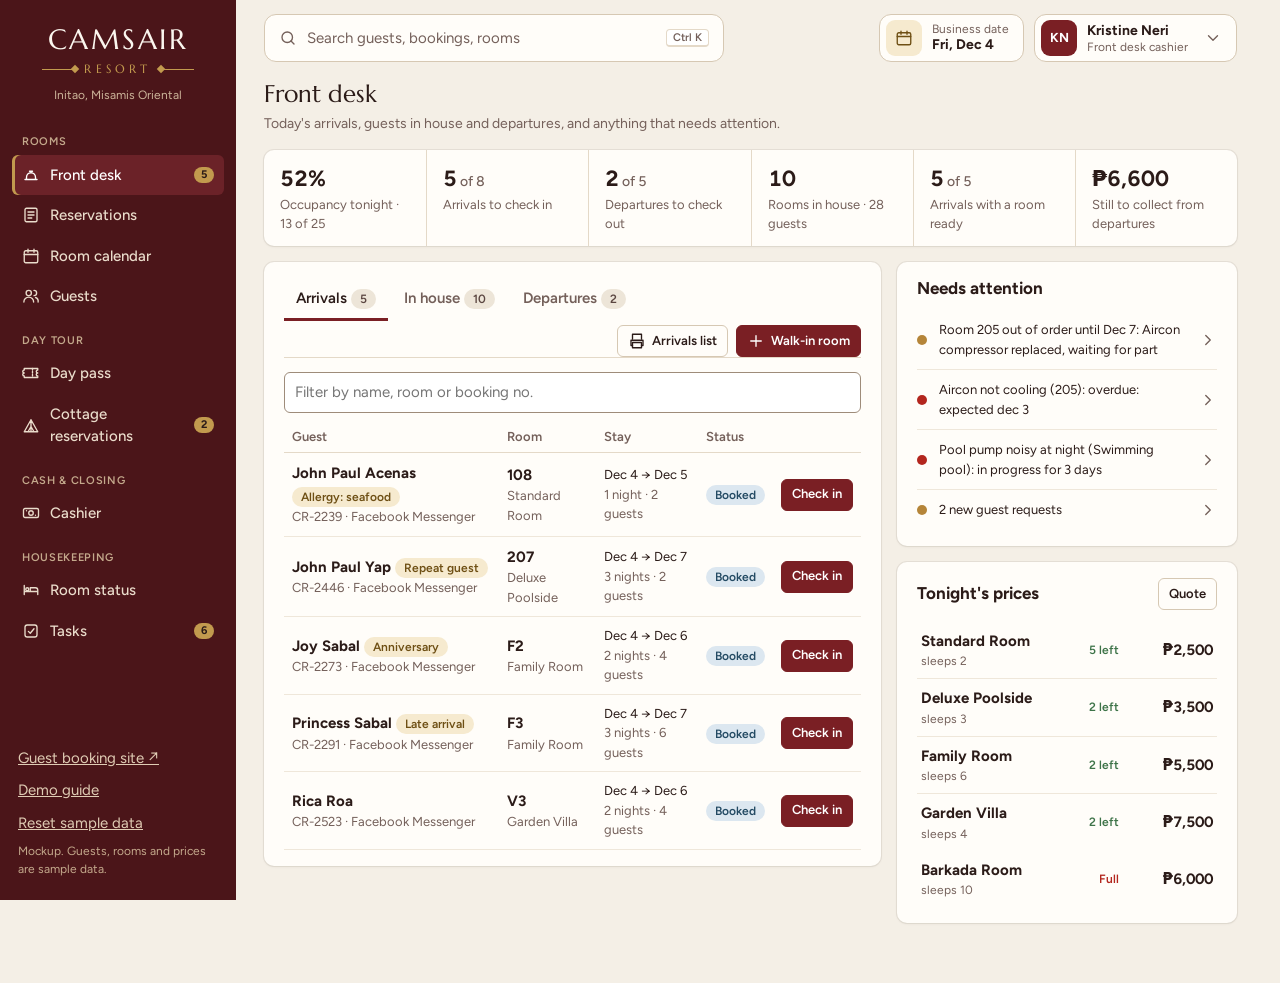
<file: index.html>
<!doctype html>
<html lang="en">
<head>
<meta charset="utf-8">
<meta name="viewport" content="width=device-width, initial-scale=1">
<title>Camsair Resort — Property management system (mockup)</title>
<link rel="preconnect" href="https://fonts.googleapis.com">
<link href="https://fonts.googleapis.com/css2?family=Marcellus&family=Figtree:wght@400;500;600;700&display=swap" rel="stylesheet">
<link rel="stylesheet" href="styles.css">
<link rel="stylesheet" href="datepicker.css">
<link rel="stylesheet" href="select.css">
</head>
<body>
<!-- one icon set, stroke style, 24px grid -->
<svg width="0" height="0" style="position:absolute" aria-hidden="true">
  <defs>
    <symbol id="i-desk" viewBox="0 0 24 24"><path d="M4 18h16M6 18v-3a6 6 0 0 1 12 0v3M12 9V7M10 7h4"/></symbol>
    <symbol id="i-book" viewBox="0 0 24 24"><rect x="4" y="3" width="16" height="18" rx="2"/><path d="M8 8h8M8 12h8M8 16h5"/></symbol>
    <symbol id="i-calendar" viewBox="0 0 24 24"><rect x="3" y="5" width="18" height="16" rx="2"/><path d="M3 10h18M8 3v4M16 3v4"/></symbol>
    <symbol id="i-ticket" viewBox="0 0 24 24"><path d="M3 8a2 2 0 0 0 0 4v0a2 2 0 0 0 0 4v2h18v-2a2 2 0 0 1 0-4 2 2 0 0 1 0-4V6H3z"/><path d="M14 6v12" stroke-dasharray="2 2"/></symbol>
    <symbol id="i-cash" viewBox="0 0 24 24"><rect x="2" y="6" width="20" height="12" rx="2"/><circle cx="12" cy="12" r="3"/><path d="M6 9v.01M18 15v.01"/></symbol>
    <symbol id="i-bed" viewBox="0 0 24 24"><path d="M3 18V6M3 14h18v4M21 14v-2a3 3 0 0 0-3-3h-7v5"/><circle cx="7" cy="11" r="2"/></symbol>
    <symbol id="i-check" viewBox="0 0 24 24"><rect x="4" y="4" width="16" height="16" rx="3"/><path d="M8.5 12.5l2.5 2.5 5-6"/></symbol>
    <symbol id="i-cup" viewBox="0 0 24 24"><path d="M5 8h12v5a5 5 0 0 1-5 5h-2a5 5 0 0 1-5-5zM17 9h1a3 3 0 0 1 0 6h-1M8 3v2M12 3v2"/></symbol>
    <symbol id="i-sun" viewBox="0 0 24 24"><circle cx="12" cy="12" r="4"/><path d="M12 2v2M12 20v2M4.9 4.9l1.4 1.4M17.7 17.7l1.4 1.4M2 12h2M20 12h2M4.9 19.1l1.4-1.4M17.7 6.3l1.4-1.4"/></symbol>
    <symbol id="i-phone" viewBox="0 0 24 24"><rect x="7" y="2" width="10" height="20" rx="2"/><path d="M11 18h2"/></symbol>
    <symbol id="i-moon" viewBox="0 0 24 24"><path d="M20 14.5A8 8 0 0 1 9.5 4a8 8 0 1 0 10.5 10.5z"/></symbol>
    <symbol id="i-chart" viewBox="0 0 24 24"><path d="M4 20V4M4 20h16M8 16v-4M12 16V8M16 16v-6"/></symbol>
    <symbol id="i-gear" viewBox="0 0 24 24"><circle cx="12" cy="12" r="3"/><path d="M12 2v3M12 19v3M2 12h3M19 12h3M4.9 4.9 7 7M17 17l2.1 2.1M4.9 19.1 7 17M17 7l2.1-2.1"/></symbol>
    <symbol id="i-search" viewBox="0 0 24 24"><circle cx="11" cy="11" r="7"/><path d="M20 20l-4-4"/></symbol>
    <symbol id="i-lock" viewBox="0 0 24 24"><rect x="5" y="11" width="14" height="10" rx="2"/><path d="M8 11V7a4 4 0 0 1 8 0v4"/></symbol>
    <symbol id="i-alert" viewBox="0 0 24 24"><path d="M12 3l10 18H2z"/><path d="M12 10v5M12 18v.01"/></symbol>
    <symbol id="i-chev" viewBox="0 0 24 24"><path d="M6 9l6 6 6-6"/></symbol>
    <symbol id="i-back" viewBox="0 0 24 24"><path d="M15 6l-6 6 6 6"/></symbol>
    <symbol id="i-print" viewBox="0 0 24 24"><path d="M6 9V3h12v6M6 18H4v-7h16v7h-2"/><rect x="6" y="14" width="12" height="7"/></symbol>
    <symbol id="i-users" viewBox="0 0 24 24"><circle cx="9" cy="8" r="3.5"/><path d="M2.5 20a6.5 6.5 0 0 1 13 0M16 4.5a3.5 3.5 0 0 1 0 7M18 14a5.5 5.5 0 0 1 3.5 6"/></symbol>
    <symbol id="i-flag" viewBox="0 0 24 24"><path d="M3 21l9-16 9 16zM12 5v16M8 21l4-7 4 7"/></symbol>
    <symbol id="i-clock" viewBox="0 0 24 24"><circle cx="12" cy="12" r="9"/><path d="M12 7v5l3 2"/></symbol>
    <symbol id="i-box" viewBox="0 0 24 24"><path d="M3 7.5 12 3l9 4.5v9L12 21l-9-4.5z"/><path d="M3 7.5 12 12l9-4.5M12 12v9"/></symbol>
    <symbol id="i-plus" viewBox="0 0 24 24"><path d="M12 5v14M5 12h14"/></symbol>
  </defs>
</svg>
<a class="skip" href="#view">Skip to content</a>
<div class="app">
  <aside class="side" id="side">
    <div class="brand" aria-label="Camsair Resort">
      <strong>CAMSAIR</strong>
      <span class="brand-rule" aria-hidden="true"><i></i>RESORT<i></i></span>
      <small>Initao, Misamis Oriental</small>
    </div>
    <nav id="nav" aria-label="Main"></nav>
    <div class="side-foot">
      <a class="link" href="book.html" target="_blank" rel="noopener">Guest booking site ↗</a>
      <button class="link" data-act="guide">Demo guide</button>
      <button class="link" id="resetDemo">Reset sample data</button>
      <span class="demo-tag">Mockup. Guests, rooms and prices are sample data.</span>
    </div>
  </aside>
  <main class="main">
    <div class="topbar">
      <button class="menu-btn" id="menuBtn" aria-label="Open menu">☰</button>
      <button class="search-btn" data-act="search">
        <svg class="i" aria-hidden="true"><use href="#i-search"/></svg><span>Search guests, bookings, rooms</span><kbd>Ctrl K</kbd>
      </button>
      <a class="biz-date" id="bizDate" href="#audit" title="The night audit closes the day and moves the business date"></a>
      <button class="user-btn" id="userBtn" data-act="switchUser" aria-label="Signed in user. Click to sign in as someone else"></button>
    </div>
    <header class="top">
      <h1 id="pageTitle">Front desk</h1>
      <p id="pageHint" class="hint"></p>
    </header>
    <section id="view" class="view" tabindex="-1"></section>
  </main>
</div>
<div class="modal-back" id="modalBack" hidden>
  <div class="modal" role="dialog" aria-modal="true" aria-labelledby="modalTitle">
    <header><h2 id="modalTitle"></h2><button class="x" id="modalClose" aria-label="Close">×</button></header>
    <div id="modalBody"></div>
  </div>
</div>
<div class="toasts" id="toasts" aria-live="polite"></div>

<script src="data.js"></script>
<script src="core.js"></script>
<script src="datepicker.js"></script>
<script src="select.js"></script>
<script src="views-desk.js"></script>
<script src="views-till.js"></script>
<script src="views-cash.js"></script>
<script src="views-rooms.js"></script>
<script src="views-stock.js"></script>
<script src="charts.js"></script>
<script src="views-reports.js"></script>
<script src="views-settings.js"></script>
<script src="views-guest.js"></script>
<script src="views-people.js"></script>
<script>R.start();</script>
</body>
</html>
</file>
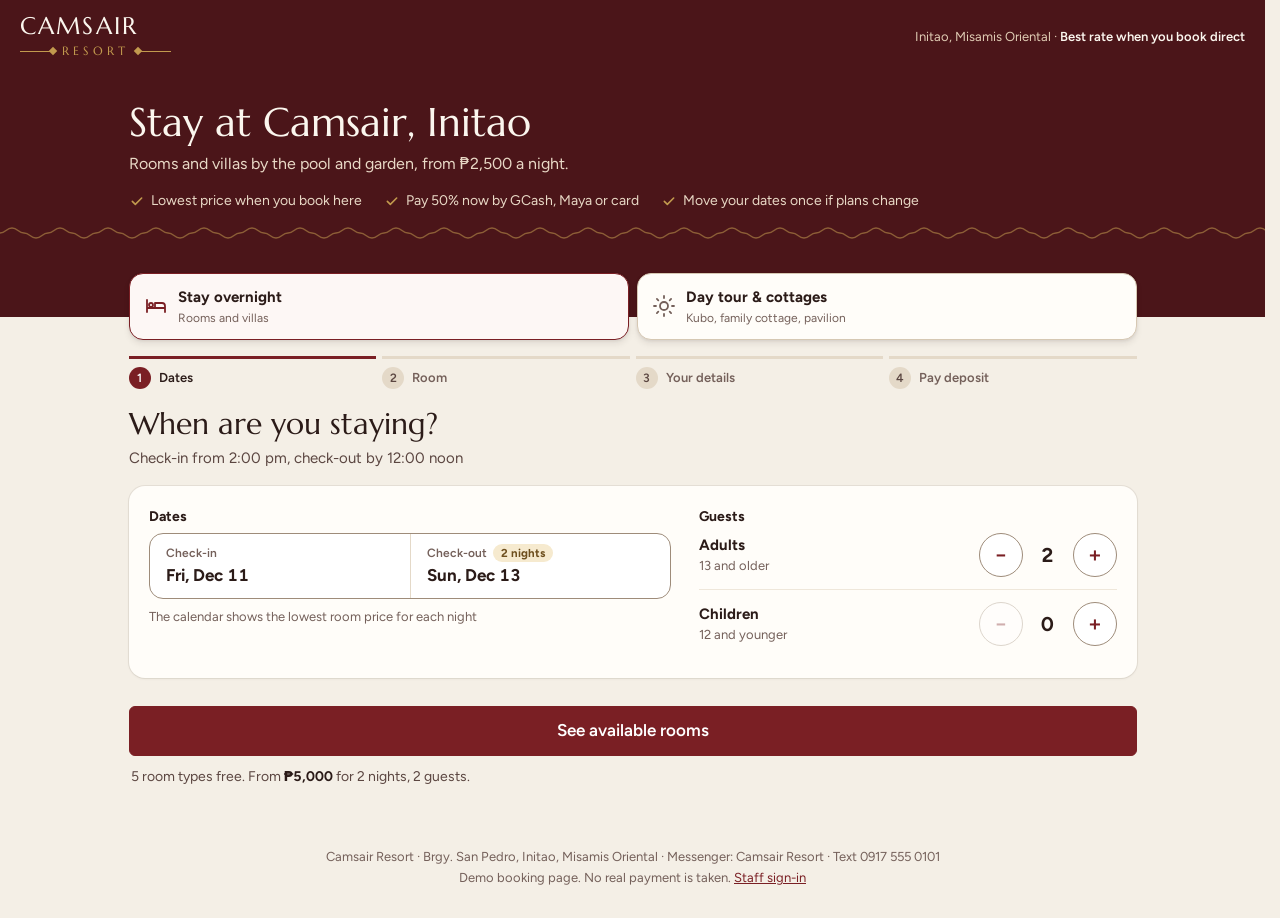
<file: book.html>
<!doctype html>
<html lang="en">
<head>
<meta charset="utf-8">
<meta name="theme-color" content="#4B1519">
<meta name="viewport" content="width=device-width, initial-scale=1, viewport-fit=cover">
<title>Book your stay — Camsair Resort, Initao</title>
<meta name="description" content="Book a room or a cottage at Camsair Resort, Initao, Misamis Oriental. Best rate when you book direct.">
<link rel="preconnect" href="https://fonts.googleapis.com">
<link href="https://fonts.googleapis.com/css2?family=Marcellus&family=Figtree:wght@400;500;600;700&display=swap" rel="stylesheet">
<link rel="stylesheet" href="styles.css">
<link rel="stylesheet" href="datepicker.css">
<link rel="stylesheet" href="select.css">
<link rel="stylesheet" href="book.css">
</head>
<body class="book-page">
<svg width="0" height="0" style="position:absolute" aria-hidden="true">
  <defs>
    <symbol id="i-bed" viewBox="0 0 24 24"><path d="M3 18V6M3 14h18v4M21 14v-2a3 3 0 0 0-3-3h-7v5"/><circle cx="7" cy="11" r="2"/></symbol>
    <symbol id="i-sun" viewBox="0 0 24 24"><circle cx="12" cy="12" r="4"/><path d="M12 2v2M12 20v2M4.9 4.9l1.4 1.4M17.7 17.7l1.4 1.4M2 12h2M20 12h2M4.9 19.1l1.4-1.4M17.7 6.3l1.4-1.4"/></symbol>
    <symbol id="i-users" viewBox="0 0 24 24"><circle cx="9" cy="8" r="3.5"/><path d="M2.5 20a6.5 6.5 0 0 1 13 0M16 4.5a3.5 3.5 0 0 1 0 7M18 14a5.5 5.5 0 0 1 3.5 6"/></symbol>
    <symbol id="i-calendar" viewBox="0 0 24 24"><rect x="3" y="5" width="18" height="16" rx="2"/><path d="M3 10h18M8 3v4M16 3v4"/></symbol>
    <symbol id="i-lock" viewBox="0 0 24 24"><rect x="5" y="11" width="14" height="10" rx="2"/><path d="M8 11V7a4 4 0 0 1 8 0v4"/></symbol>
    <symbol id="i-check" viewBox="0 0 24 24"><path d="M5 12.5l4.5 4.5L19 7.5"/></symbol>
    <symbol id="i-back" viewBox="0 0 24 24"><path d="M15 6l-6 6 6 6"/></symbol>
    <symbol id="i-wave" viewBox="0 0 24 24"><path d="M2 15c2.5 0 2.5-2 5-2s2.5 2 5 2 2.5-2 5-2 2.5 2 5 2M2 19c2.5 0 2.5-2 5-2s2.5 2 5 2 2.5-2 5-2 2.5 2 5 2"/><path d="M12 3l4 7H8z"/></symbol>
    <symbol id="i-leaf" viewBox="0 0 24 24"><path d="M5 19C5 10 11 5 20 4c-1 9-6 15-15 15zM5 19l7-7"/></symbol>
    <symbol id="i-hut" viewBox="0 0 24 24"><path d="M2 11l10-7 10 7M5 10v10h14V10M10 20v-5h4v5"/></symbol>
  </defs>
</svg>
<header class="bk-top">
  <a class="bk-brand" href="book.html" aria-label="Camsair Resort, book direct">
    <strong>CAMSAIR</strong><span class="brand-rule" aria-hidden="true"><i></i>RESORT<i></i></span>
  </a>
  <span class="bk-top-note">Initao, Misamis Oriental · <b>Best rate when you book direct</b></span>
</header>
<section class="bk-hero" id="bk-hero" aria-label="About Camsair Resort"></section>
<main id="book" class="bk-main" tabindex="-1"></main>
<footer class="bk-foot">
  <p>Camsair Resort · Brgy. San Pedro, Initao, Misamis Oriental · Messenger: Camsair Resort · Text 0917 555 0101</p>
  <p class="small">Demo booking page. No real payment is taken. <a href="index.html">Staff sign-in</a></p>
</footer>
<div class="toasts" id="toasts" aria-live="polite"></div>
<script src="data.js"></script>
<script src="core.js"></script>
<script src="datepicker.js"></script>
<script src="select.js"></script>
<script src="book.js"></script>
</body>
</html>
</file>
<file: styles.css>
/* Camsair Resort PMS mockup. Colours from the logo: maroon wordmark, gold rule, cream ground */
:root{
  --ink:#2B1B18; --ink-2:#5B4641; --ink-3:#74605A;
  --lagoon:#7A1F24; --lagoon-d:#5C151A; --lagoon-l:#F3E1DF;   /* brand maroon: actions */
  --bg:#F4EFE6; --surface:#FFFDF9; --line:#E4D9C8;
  --hibiscus:#B3261E; --hibiscus-l:#FADCD8;                   /* problems */
  --sun:#B58539; --sun-l:#F6EACF; --gold:#C29A4E;              /* brand gold */
  --palm:#3D7348; --palm-l:#DDEBDD;
  --sea:#2F5D7C; --sea-l:#DCE7F0;                              /* booked / inspected */
  --sand:#EDE2CE;
  --head:"Marcellus", Georgia, serif;
  --body:"Figtree", "Segoe UI", system-ui, sans-serif;
  --r-s:6px; --r-m:10px; --r-l:16px;
  --line-strong:#9E8C7A;                                       /* outlines that identify a control: 3:1 on white */
  --edge:0 0 0 1px rgba(43,27,24,.07), 0 1px 3px rgba(43,27,24,.06);   /* resting surface */
  --raise:0 4px 6px rgba(43,27,24,.08), 0 1px 3px rgba(43,27,24,.08);  /* hover / sticky */
  --pop:0 15px 35px rgba(43,27,24,.2), 0 5px 15px rgba(43,27,24,.08);  /* modals */
}
*{box-sizing:border-box}
[hidden]{display:none!important}
html,body{margin:0;height:100%}
body{font-family:var(--body);font-size:15px;line-height:1.5;color:var(--ink);background:var(--bg)}
h1,h2,h3,h4{line-height:1.2;margin:0}
h1{font-family:var(--head);font-weight:400;font-size:24px}
h1,h2,h3{text-wrap:balance}
p,.hint,.small{text-wrap:pretty}
h2{font-size:17px;font-weight:700}
h3{font-size:15px;font-weight:700}
p{margin:0}
a{color:var(--lagoon)}
button,input,select,textarea{font:inherit;color:inherit}
:focus-visible{outline:3px solid var(--gold);outline-offset:2px}
@media (prefers-reduced-motion:reduce){*{animation:none!important;transition:none!important}}
.warn-text{color:var(--hibiscus)}
.sr{position:absolute;width:1px;height:1px;overflow:hidden;clip:rect(0 0 0 0);white-space:nowrap}
.skip{position:absolute;left:-999px;top:8px;background:#fff;padding:8px 12px;z-index:100;border-radius:var(--r-s)}
.skip:focus{left:8px}
.i{width:18px;height:18px;flex:none;fill:none;stroke:currentColor;stroke-width:1.8;stroke-linecap:round;stroke-linejoin:round;vertical-align:-4px}
.i.flip{transform:rotate(180deg);color:var(--ink-3)}
.nowrap{white-space:nowrap}
.center{text-align:center}

/* scrollbars: one look in every browser.
   Firefox, Chrome and Edge 121+ use the standard properties; Safari (no scrollbar-color yet) uses the webkit fallback.
   scrollbar-gutter keeps space for the bar so pages and lists don't jump sideways when it appears. */
:root{--sb-thumb:#C9BBA6;--sb-thumb-hover:#A8977F;--sb-track:transparent;--sb-side-thumb:#7E3A41;--sb-side-track:#4B1519}
html{scrollbar-color:var(--sb-thumb) var(--sb-track);scrollbar-gutter:stable}
.tbl,.tape,.ticket-lines,.qs-out,.user-list,.screen,.modal-back,.side,.hist{scrollbar-width:thin;scrollbar-color:var(--sb-thumb) var(--sb-track)}
.ticket-lines{scrollbar-gutter:stable}
.side{scrollbar-color:var(--sb-side-thumb) var(--sb-side-track)}
@supports not (scrollbar-color:auto){
  ::-webkit-scrollbar{width:12px;height:12px}
  ::-webkit-scrollbar-track{background:var(--sb-track)}
  ::-webkit-scrollbar-thumb{background:var(--sb-thumb);border-radius:10px;border:3px solid var(--bg);background-clip:padding-box}
  ::-webkit-scrollbar-thumb:hover{background:var(--sb-thumb-hover);background-clip:padding-box}
  ::-webkit-scrollbar-corner{background:transparent}
  .tbl::-webkit-scrollbar,.tape::-webkit-scrollbar,.ticket-lines::-webkit-scrollbar,.qs-out::-webkit-scrollbar,.user-list::-webkit-scrollbar,.screen::-webkit-scrollbar,.hist::-webkit-scrollbar{width:8px;height:8px}
  .tbl::-webkit-scrollbar-thumb,.tape::-webkit-scrollbar-thumb,.ticket-lines::-webkit-scrollbar-thumb,.qs-out::-webkit-scrollbar-thumb,.user-list::-webkit-scrollbar-thumb,.hist::-webkit-scrollbar-thumb{border:2px solid #fff}
  .side::-webkit-scrollbar{width:8px}
  .side::-webkit-scrollbar-thumb{background:var(--sb-side-thumb);border-color:var(--sb-side-track)}
}
@media (forced-colors:active){html,.tbl,.tape,.ticket-lines,.side{scrollbar-color:auto}}

/* layout */
.app{display:grid;grid-template-columns:236px 1fr;min-height:100vh}
.side{background:#4B1519;color:#F1E6D8;display:flex;flex-direction:column;padding:22px 12px;position:sticky;top:0;height:100vh;overflow:auto}
.brand{display:flex;flex-direction:column;align-items:center;padding:4px 6px 14px;text-align:center}
.brand strong{font-family:var(--head);font-weight:400;font-size:28px;letter-spacing:.09em;color:#FBF6EE;line-height:1}
.brand-rule{display:flex;align-items:center;gap:8px;margin-top:6px;font-family:var(--head);font-size:12px;letter-spacing:.35em;color:var(--gold)}
.brand-rule i{display:block;width:34px;height:1px;background:var(--gold);position:relative}
.brand-rule i::after{content:"";position:absolute;top:-3px;width:6px;height:6px;background:var(--gold);transform:rotate(45deg)}
.brand-rule i:first-child::after{right:-2px}
.brand-rule i:last-child::after{left:-2px}
.brand small{margin-top:8px;font-size:12px;color:#CDB59A}
nav a{display:flex;align-items:center;gap:10px;padding:9px 10px;border-radius:var(--r-s);color:#EADCCB;text-decoration:none;font-weight:500;min-height:40px}
nav a:hover{background:#5E1C21}
nav a.on{background:#6B2228;color:#fff;box-shadow:inset 3px 0 0 var(--gold)}
nav a .count{margin-left:auto;background:var(--gold);color:#2B1B18;font-size:11px;font-weight:700;border-radius:20px;padding:0 7px}
nav .grp{font-size:11px;font-weight:600;letter-spacing:.06em;text-transform:uppercase;color:#C4A98C;margin:16px 10px 4px}
.side-foot{margin-top:auto;padding:16px 6px 0;display:flex;flex-direction:column;gap:6px;align-items:flex-start}
.side-foot .link{background:none;border:0;color:#E0CCB4;text-align:left;padding:2px 0;cursor:pointer;text-decoration:underline}
.demo-tag{font-size:12px;color:#C4A98C}
.main{min-width:0;padding:14px 28px 60px}
.topbar{display:flex;gap:10px;align-items:center;margin-bottom:18px}
.search-btn,.biz-date,.user-btn{height:48px;border-radius:12px;background:var(--surface);border:1px solid #D6C8B3;transition:border-color .15s,box-shadow .15s}
.search-btn:hover,.biz-date:hover,.user-btn:hover{border-color:var(--line-strong);box-shadow:var(--raise)}
.search-btn{display:flex;align-items:center;gap:10px;flex:1;max-width:460px;padding:0 14px;color:var(--ink-3);cursor:pointer;text-align:left}
.search-btn span{flex:1}
kbd{font:600 11px var(--body);border:1px solid var(--line);border-bottom-width:2px;border-radius:4px;padding:1px 6px;background:#fff;color:var(--ink-3)}
.biz-date{margin-left:auto;display:flex;align-items:center;gap:10px;text-decoration:none;color:var(--ink);padding:0 14px 0 6px}
.top-ico{width:36px;height:36px;border-radius:9px;display:grid;place-items:center;flex:none;background:var(--sun-l);color:#6E4F14}
.biz-date small,.user-btn small{display:block;font-size:12px;color:var(--ink-3);line-height:1.2}
.biz-date b,.user-btn b{display:block;font-size:14px;line-height:1.25;white-space:nowrap}
.biz-date.due{background:var(--sun-l);border-color:#D9BE85}
.biz-date.due .top-ico{background:var(--sun);color:#fff}
.biz-date.due small{color:#6E4F14;font-weight:600}
.user-btn{display:flex;align-items:center;gap:10px;padding:0 10px 0 6px;cursor:pointer;text-align:left;color:var(--ink)}
.user-btn .avatar{width:36px;height:36px;border-radius:9px;background:var(--lagoon);color:#fff;font-size:13px}
.user-btn .chev{width:26px;height:26px;border-radius:50%;display:grid;place-items:center;color:var(--ink-3);margin-left:2px}
.user-btn:hover .chev{background:var(--bg);color:var(--ink)}
.menu-btn{display:none;background:#4B1519;color:#fff;border:0;border-radius:var(--r-s);padding:6px 10px;font-size:18px}
.top{margin-bottom:16px}
.top .hint{color:var(--ink-3);margin-top:4px;max-width:75ch;font-size:14px}

/* building blocks */
.panel{background:var(--surface);border:0;box-shadow:var(--edge);border-radius:var(--r-m);padding:16px 20px;min-width:0}
.panel > h2,.panel > .ph,.panel > h3{margin-bottom:12px}
.ph{display:flex;align-items:center;gap:10px;flex-wrap:wrap}
.ph h2{margin:0}
.ph .sp,.tabs .sp{margin-left:auto;display:flex;gap:8px;align-items:center}
.grid{display:grid;gap:16px}
.grid > *{min-width:0}
.g2{grid-template-columns:repeat(2,minmax(0,1fr))}
.g3{grid-template-columns:repeat(3,minmax(0,1fr))}
.g-side{grid-template-columns:minmax(0,1fr) 340px;align-items:start}
.stack{display:flex;flex-direction:column;gap:16px}
.row{display:flex;gap:8px;align-items:center;flex-wrap:wrap}
.muted{color:var(--ink-3)}
.small{font-size:13px}
.right{text-align:right}
.num{font-variant-numeric:tabular-nums}
.tbl{overflow-x:auto}
.note{display:flex;gap:10px;align-items:flex-start;background:var(--sea-l);color:#1E3D52;border-radius:var(--r-m);padding:10px 12px;font-size:14px}
.note.warn{background:var(--sun-l);color:#5A3F0E}
.note .i{margin-top:2px}
ul.plain{margin:0 0 12px;padding-left:18px}
ul.plain li{margin:3px 0}

.pulse{display:grid;grid-template-columns:repeat(6,minmax(0,1fr));background:var(--surface);box-shadow:var(--edge);border-radius:var(--r-m);margin-bottom:16px}
.pulse.pulse5{grid-template-columns:repeat(5,minmax(0,1fr))}
.pulse > div{padding:12px 16px;border-left:1px solid var(--line);min-width:0}
.pulse > div:first-child{border-left:0}
.pulse b{display:block;font-size:22px;font-weight:700;font-variant-numeric:tabular-nums;white-space:nowrap;overflow:hidden;text-overflow:ellipsis}
.pulse b.b-text{font-size:16px;white-space:normal;line-height:1.25}
.pulse b small{font-size:14px;font-weight:500;color:var(--ink-3)}
.pulse span{font-size:13px;color:var(--ink-3);display:block}
.pulse > div > small{display:block;font-size:12px}

.btn{display:inline-flex;align-items:center;gap:6px;line-height:1.25;border:1px solid var(--lagoon);background:var(--lagoon);color:#fff;border-radius:var(--r-s);padding:7px 13px;min-height:38px;font-weight:600;cursor:pointer;text-decoration:none;white-space:nowrap}
.btn:hover{background:var(--lagoon-d)}
/* secondary actions stay neutral so the one maroon button on a screen stands out */
.btn.ghost{background:var(--surface);color:var(--ink);border-color:#D6C8B3}
.btn.ghost:hover{background:#FAF5EC;border-color:var(--line-strong)}
.btn:active{transform:translateY(1px)}
.btn.warn{background:var(--hibiscus);border-color:var(--hibiscus);color:#fff}
.btn.ghost.warn-text{color:var(--hibiscus);border-color:#E9B8B2}
.btn.ghost.warn-text:hover{background:var(--hibiscus-l)}
.btn.sm{padding:4px 10px;font-size:13px;min-height:32px}
.btn:disabled,.btn[aria-disabled="true"]{opacity:.5;cursor:not-allowed}
.linkish{background:none;border:0;padding:0;color:var(--lagoon);font-weight:600;cursor:pointer;text-decoration:underline}

table{width:100%;border-collapse:collapse}
th{text-align:left;font-size:13px;font-weight:600;color:var(--ink-3);padding:6px 8px;border-bottom:1px solid var(--line);white-space:nowrap}
td{padding:9px 8px;border-bottom:1px solid #EFE7DA;vertical-align:middle}
th.right{text-align:right}
tr.click{cursor:pointer}
tr.click:hover td{background:#FAF5EC}
tr.voided td{color:var(--ink-3)}
tr.voided td:not(:last-child){text-decoration:line-through}
tr.voided td .warn-text{text-decoration:none}
tr.sum td{border-top:2px solid var(--line)}
td.up{color:#6E4F14;font-weight:600}
td.down{color:var(--palm);font-weight:600}

.chip{display:inline-block;font-size:12px;font-weight:600;padding:1px 9px;border-radius:20px;background:#EDE5D8;color:var(--ink-2);white-space:nowrap}
.chip.green{background:var(--palm-l);color:#285233}
.chip.teal{background:var(--sea-l);color:#234A63}
.chip.amber{background:var(--sun-l);color:#6E4F14}
.chip.red{background:var(--hibiscus-l);color:#8C1D17}
.chip.ink{background:var(--ink);color:#fff}
.legend-btn{border:0;cursor:pointer;padding:4px 10px;display:inline-flex;align-items:center;gap:6px}
.legend-btn i{width:10px;height:10px;border-radius:3px;border:2px solid;display:inline-block}
.dot{width:10px;height:10px;border-radius:50%;flex:none;background:var(--ink-3)}
.dot.red{background:var(--hibiscus)}
.dot.amber{background:var(--sun)}
.dot.teal{background:var(--sea)}
.alert-row{color:var(--ink);text-decoration:none}
.alert-row:hover{background:#FAF5EC}

.field{display:flex;flex-direction:column;gap:4px;font-size:13px;font-weight:600;color:var(--ink-2)}
.field input,.field select,.field textarea,.search{padding:8px 10px;border:1px solid var(--line-strong);border-radius:var(--r-s);background:#fff;font-weight:400;color:var(--ink);min-height:38px}
.field input:disabled,.search:disabled{background:var(--bg);color:var(--ink-3);border-color:var(--line)}
.field input:focus,.field select:focus,.field textarea:focus,.search:focus{border-color:var(--lagoon)}
.check{display:flex;gap:8px;align-items:center;font-size:14px}
.check input{width:18px;height:18px}
.form{display:grid;grid-template-columns:1fr 1fr;gap:12px}
.form .full{grid-column:1/-1}
.tabs{display:flex;gap:4px;border-bottom:1px solid var(--line);margin-bottom:14px;flex-wrap:wrap;align-items:center}
.tabs > button{background:none;border:0;padding:9px 12px;border-bottom:3px solid transparent;cursor:pointer;font-weight:600;color:var(--ink-3);min-height:40px}
.tabs > button:hover{color:var(--ink)}
.tabs > button.on{color:var(--ink);border-color:var(--lagoon)}
.tabs.tabs-sm > button{padding:6px 10px}

.list-item{display:flex;gap:12px;align-items:center;padding:10px 0;border-bottom:1px solid #EFE7DA}
.list-item:last-child{border-bottom:0}
.list-item .grow{flex:1;min-width:0}
.avatar{width:34px;height:34px;border-radius:50%;background:var(--lagoon-l);color:var(--lagoon);display:grid;place-items:center;font-weight:700;font-size:13px;flex:none}
.avatar.sm{width:30px;height:30px;font-size:12px}
.empty{padding:24px;text-align:center;color:var(--ink-3)}

/* booking page */
.bk-head{display:flex;gap:12px;align-items:center;flex-wrap:wrap;margin-bottom:14px}
.bk-head .sp{margin-left:auto}
.totals{max-width:380px;margin:12px 0 0 auto}
.reg-head{display:flex;justify-content:space-between;gap:12px;background:var(--bg);border-radius:var(--r-m);padding:10px 12px}

/* availability + cottage calendar */
table.avail td.av{padding:3px;min-width:84px}
/* cottage calendar: the name column is as wide as its longest line, up to 150px (longer names wrap inside it) */
table.cot-cal td.cot-name > div{width:max-content;max-width:150px}
/* the name column stays put while the days scroll sideways. Lines are drawn with shadows: with collapsed
   table borders the cell's own border would stay behind when the cell sticks. The soft edge shadow only
   shows once the days have been scrolled (.is-scrolled, set in views-till.js), so at rest it's a clean line. */
table.cot-cal th:first-child,table.cot-cal td.cot-name{position:sticky;left:0;z-index:2;background:var(--surface);padding-right:20px;
  box-shadow:inset -1px 0 0 var(--line);transition:box-shadow .15s}
table.cot-cal td.cot-name{box-shadow:inset -1px 0 0 var(--line),inset 0 -1px 0 #EFE7DA}
.is-scrolled > table.cot-cal th:first-child{box-shadow:inset -1px 0 0 var(--line),6px 0 8px -6px rgba(43,27,24,.18)}
.is-scrolled > table.cot-cal td.cot-name{box-shadow:inset -1px 0 0 var(--line),inset 0 -1px 0 #EFE7DA,6px 0 8px -6px rgba(43,27,24,.18)}
.av-cell{display:flex;flex-direction:column;width:100%;border:0;border-radius:var(--r-s);padding:5px 6px;text-align:left;font:inherit;line-height:1.2}
button.av-cell{cursor:pointer}
button.av-cell:hover{outline:2px solid var(--lagoon)}
.av-cell b{font-size:13px}
.av-cell small{font-size:11px;opacity:.85}
.av-cell.green{background:var(--palm-l);color:#285233}
.av-cell.amber{background:var(--sun-l);color:#6E4F14}
.av-cell.red{background:var(--hibiscus-l);color:#8C1D17}
.ev{display:block;width:100%;border:0;border-radius:4px;margin:1px 0;padding:2px 5px;font:600 11px var(--body);text-align:left;cursor:pointer;white-space:nowrap;overflow:hidden;text-overflow:ellipsis;min-height:22px}
.ev.day{background:var(--sun-l);color:#5A3F0E}
.ev.night{background:var(--sea-l);color:#1E3D52}
.ev.arrived{background:var(--palm-l);color:#285233}
.ev.free{background:transparent;color:var(--ink-3);border:1px dashed var(--line);text-align:center}
.ev.free:hover{border-color:var(--lagoon);color:var(--lagoon)}
.grp-rooms{display:flex;flex-direction:column;gap:6px;margin-top:6px}
.grp-rooms .mini-step small{display:block;font-weight:400}
.duty{display:grid;grid-template-columns:repeat(auto-fill,minmax(180px,1fr));gap:12px}
.duty > div{background:var(--bg);border-radius:var(--r-m);padding:10px 12px}
table.roster td{padding:6px 4px}
.ellip{max-width:220px;white-space:nowrap;overflow:hidden;text-overflow:ellipsis}
.toast{display:flex;align-items:center;gap:12px}
.toast-undo{background:none;border:1px solid rgba(255,255,255,.6);color:#fff;border-radius:var(--r-s);padding:3px 10px;font-weight:700;cursor:pointer}
.seg button[aria-pressed="true"]{background:var(--lagoon);color:#fff}

/* night audit */
.step.ok{opacity:.75}
.step.ok .avatar{background:var(--palm-l);color:var(--palm)}

/* tills */
.g-till{grid-template-columns:minmax(0,1fr) 380px;align-items:start}
.ticket{position:sticky;top:16px}
/* the lines area keeps its size, so the payment section below never jumps while items are added */
.ticket-lines{height:270px;overflow-y:auto;margin:0 -6px;padding:0 6px;border-top:1px solid var(--line);border-bottom:1px solid var(--line)}
.ticket-lines .empty{padding:100px 12px}
.line-note{padding:6px 0}
.till-bar{display:flex;align-items:center;gap:10px;flex-wrap:wrap;min-height:58px;background:var(--surface);box-shadow:var(--edge);border-radius:var(--r-m);padding:8px 14px;margin-bottom:16px}
.till-bar.on{background:#E7F0E4;box-shadow:inset 3px 0 0 var(--palm),var(--edge);color:#203A27}
.till-bar .grow{flex:1;min-width:200px}
.till-bar .mini-step .btn{min-height:26px;padding:0 8px}
.over-note{background:var(--sun-l);border-radius:var(--r-s);padding:8px 10px;margin:8px 0;display:flex;flex-direction:column;gap:6px;color:#5A3F0E}
.ticket-lines .ticket-line{min-height:44px;align-items:center}
.seg{display:inline-flex;border:1px solid var(--line);border-radius:var(--r-m);overflow:hidden;background:#fff}
.seg button{border:0;background:none;padding:6px 14px;cursor:pointer;text-align:left;display:flex;flex-direction:column;line-height:1.25;min-height:38px;justify-content:center}
.seg button + button{border-left:1px solid var(--line)}
.seg button small{font-size:12px;color:var(--ink-3)}
.seg button.on{background:var(--lagoon);color:#fff}
.seg button.on small{color:#F3E1DF}
.pax{display:grid;grid-template-columns:repeat(4,minmax(0,1fr));gap:10px}
/* the steppers sit on the bottom edge of every card, whatever the text above them */
.pax-card{border:1px solid var(--line);border-radius:var(--r-m);padding:12px 14px;display:flex;flex-direction:column;gap:12px;background:#fff}
.pax-info{display:flex;flex-direction:column;gap:2px}
.pax-price{font-size:14px;font-weight:600;color:var(--ink-2);margin-top:2px}
.pax-price small{font-weight:500}
.pax-card.has{border-color:var(--lagoon);background:#FDF7F5}
.pax-card b{display:block}
.pax-card small{font-size:12px;color:var(--ink-3)}
.pax-card .stepper{margin-top:auto}
.stepper{display:flex;align-items:center;justify-content:space-between}
.stepper button{width:44px;height:44px;border-radius:50%;border:1px solid var(--line);background:var(--bg);font-size:22px;font-weight:600;cursor:pointer;color:var(--lagoon)}
.stepper button:hover:not(:disabled){background:var(--lagoon-l)}
.stepper button:disabled{opacity:.35;cursor:default}
.stepper output{font-size:26px;font-weight:700;font-variant-numeric:tabular-nums;min-width:2ch;text-align:center}
.mini-step{display:flex;align-items:center;gap:6px;font-size:13px;font-weight:600;margin-right:10px}
.mini-step b{min-width:2ch;text-align:center}

.cot-row{display:flex;flex-wrap:wrap;gap:12px 10px}
.cot{position:relative;width:112px;padding:30px 10px 10px;border:0;background:none;cursor:pointer;text-align:left;display:flex;flex-direction:column;color:var(--ink);z-index:0}
.cot.wide{width:190px}
/* cottage status colours, from the brand: palm green = free, gold = reserved, maroon = in use.
   A cottage on the current sale is a filled, deeper green (free, and chosen). The label always says the status too. */
.cot .roof{position:absolute;left:0;right:0;top:0;height:30px;clip-path:polygon(50% 0,100% 100%,0 100%);background:repeating-linear-gradient(100deg,#4E8A5A 0 4px,#3D7348 4px 7px)}
.cot::before{content:"";position:absolute;inset:28px 6px 0;background:#fff;border:2px solid #6E9F78;border-radius:0 0 8px 8px;z-index:-1}
.cot.free small{color:#285233}
.cot b{font-size:15px}
.cot small{font-size:12px;color:var(--ink-3);line-height:1.3}
.cot em{font-style:normal;font-size:12px;font-weight:600;margin-top:2px}
.cot:hover::before{border-color:var(--palm)}
.cot.picked .roof{background:repeating-linear-gradient(100deg,#3A6B44 0 4px,#2C5634 4px 7px)}
.cot.picked::before{background:var(--palm-l);border-color:var(--palm);border-width:2.5px}
.cot.picked small{color:#285233;font-weight:700}
.cot.reserved .roof{background:repeating-linear-gradient(100deg,#C9A35B 0 4px,#B58539 4px 7px)}
.cot.reserved::before{background:var(--sun-l);border-color:var(--sun);border-style:dashed}
.cot.reserved small{color:#6E4F14;font-weight:600}
.cot.reserved:hover::before{border-color:#8A5F1C}
.cot.taken .roof{background:repeating-linear-gradient(100deg,#8E2A30 0 4px,#7A1F24 4px 7px)}
.cot.taken::before{background:var(--lagoon-l);border-color:#B0646A;border-style:dashed}
.cot.taken small{color:var(--lagoon);font-weight:600}
.cot.taken:hover::before{border-color:var(--lagoon)}
.cot-key{display:flex;flex-wrap:wrap;gap:4px 14px;font-size:12px;color:var(--ink-2);margin:-4px 0 12px}
.cot-key i{display:inline-block;width:10px;height:10px;border-radius:3px;margin-right:5px;vertical-align:-1px}

.menu-grid{display:grid;grid-template-columns:repeat(auto-fill,minmax(150px,1fr));gap:10px}
.menu-cell{position:relative}
.menu-item{position:relative;width:100%;height:100%;min-height:72px;background:#fff;border:1px solid #D6C8B3;border-radius:var(--r-m);padding:12px 12px 12px;text-align:left;cursor:pointer;display:flex;flex-direction:column;justify-content:space-between;gap:4px}
.menu-item .muted{font-variant-numeric:tabular-nums}
.tile-minus{position:absolute;right:8px;bottom:8px;width:32px;height:32px;border-radius:50%;border:1px solid var(--line-strong);background:#fff;color:var(--lagoon);font-size:18px;font-weight:700;line-height:1;cursor:pointer;display:grid;place-items:center}
.tile-minus:hover{background:var(--lagoon-l)}
.menu-item:hover{border-color:var(--lagoon)}
.menu-item b{display:block}
.menu-item.has{border-color:var(--lagoon);background:#FDF7F5}
.qbtn{width:34px;height:34px;border-radius:50%;border:1px solid var(--line-strong);background:#fff;color:var(--lagoon);font-size:18px;font-weight:700;cursor:pointer;display:grid;place-items:center;flex:none}
.qbtn:hover{background:var(--lagoon-l)}
.ticket-line.edit{align-items:center}
.line-ctl{display:flex;align-items:center;gap:6px;flex:none}
.line-ctl b{margin-right:4px}
.qbtn{width:30px;height:30px;font-size:15px}
.menu-cell .qty{position:absolute;top:-8px;right:-8px;background:var(--lagoon);color:#fff;border-radius:20px;min-width:24px;height:24px;display:grid;place-items:center;font-size:13px;font-weight:700;padding:0 6px}
.ticket-line{display:flex;justify-content:space-between;gap:12px;padding:6px 0;border-bottom:1px dashed var(--line)}
.ticket-line.disc{color:var(--palm)}
.ticket-line.total{font-size:20px;border-bottom:0;padding-top:10px}
.ticket-line.change{border-bottom:0;font-size:18px;margin-top:8px}
.methods{display:flex;flex-wrap:wrap;gap:6px;margin:14px 0 10px}
.methods button,.methods label span{flex:1 1 30%;display:block;border:1px solid var(--line);background:#fff;border-radius:var(--r-s);padding:9px 6px;font-weight:600;cursor:pointer;text-align:center;min-height:40px}
.methods label{flex:1 1 30%;display:flex}
.methods label span{flex:1}
.methods label input{position:absolute;opacity:0}
.methods button.on,.methods label input:checked + span{background:var(--ink);border-color:var(--ink);color:#fff}
.methods label input:focus-visible + span{outline:3px solid var(--gold);outline-offset:2px}
.paybox{background:var(--bg);border-radius:var(--r-m);padding:12px;min-height:148px}
.btn.big{width:100%;justify-content:center;padding:13px;font-size:17px;margin-top:12px;min-height:50px}

/* printed receipt */
.receipt{max-width:340px;margin:0 auto;background:#fff;border:1px solid var(--line);border-radius:4px;padding:18px 18px 14px;font-size:13px}
.rc-head{display:flex;flex-direction:column;align-items:center;text-align:center;margin-bottom:12px}
.rc-head strong{font-family:var(--head);font-weight:400;font-size:26px;letter-spacing:.09em;color:var(--lagoon);line-height:1}
.rc-head .brand-rule{color:var(--sun)}
.rc-head small{margin-top:8px;color:var(--ink-3)}
.rc-row{display:flex;justify-content:space-between;gap:12px;padding:2px 0}
.rc-row small{color:var(--ink-3)}
.rc-total{font-size:16px;padding:6px 0}
.receipt hr{border:0;border-top:1px dashed #CDBFA9;margin:8px 0}
.rc-band{background:var(--sun-l);border-radius:var(--r-s);padding:8px 10px;margin-top:10px}
.rc-foot{text-align:center;margin-top:10px;color:var(--ink-3)}

/* property map */
.bay{position:relative;border-radius:var(--r-l);overflow:hidden;background:#E5E8D3;box-shadow:var(--edge);min-height:480px;padding:22px 22px 48px}
.bay .sea-label{position:absolute;bottom:14px;left:22px;color:var(--ink-3);font-family:var(--head);font-size:18px}
.bay .zones{position:relative;z-index:1;display:grid;grid-template-columns:repeat(6,1fr);gap:14px}
.zone{background:rgba(255,253,249,.92);border-radius:var(--r-m);padding:10px 12px;box-shadow:0 1px 0 rgba(43,27,24,.08)}
.zone h3{font-size:14px;margin-bottom:8px;display:flex;justify-content:space-between;gap:6px}
.zone h3 span{font-weight:500;color:var(--ink-3);font-size:12px}
/* map blocks: width comes from Settings → Property layout (span of a 6-column grid) */
.zone,.feature{grid-column:span var(--span,3)}
.feature{min-height:80px;border-radius:var(--r-l);display:grid;place-items:center;box-shadow:inset 0 0 0 6px rgba(243,238,226,.9)}
.feature span{font-family:var(--head);font-size:20px}
.f-pool{background:#5FA3BD;color:#fff}
.f-beach{background:#E8D6A8;color:#5A3F0E}
.f-garden{background:#BFD3A6;color:#2F4A22}
.f-parking{background:#CFC8BD;color:#3D3530}
.f-other{background:#E4DCCB;color:var(--ink-2)}
.bay.preview{min-height:0;padding:12px 12px 36px}
.bay.preview .zones{gap:8px}
.bay.preview .zone{padding:6px 8px}
.bay.preview .zone h3{font-size:12px;margin-bottom:4px}
.bay.preview .tile{width:34px;height:26px;padding:2px 4px;cursor:default}
.bay.preview .tile.villa{width:40px;height:28px;border-radius:12px 12px 4px 4px}
.bay.preview .tile b{font-size:11px}
.bay.preview .feature{min-height:44px}
.bay.preview .feature span{font-size:14px}
.bay.preview .sea-label{font-size:13px;bottom:10px;left:12px}
.layout-row{display:grid;grid-template-columns:auto minmax(120px,1fr) 120px 130px auto;gap:8px;align-items:center;padding:8px 0;border-bottom:1px solid #EFE7DA}
.layout-row:last-child{border-bottom:0}
/* tasks */
.status-sel{min-height:32px;padding:4px 8px;font-weight:600;font-size:13px}
.status-sel.st-new{background:var(--hibiscus-l);color:#8C1D17;border-color:#E9B8B2}
.status-sel.st-in_progress{background:var(--sea-l);color:#234A63;border-color:#A9C2D6}
.status-sel.st-waiting{background:var(--sun-l);color:#6E4F14;border-color:#D9BE85}
.status-sel.st-done{background:var(--palm-l);color:#285233;border-color:#A9C9A9}
tr.late td{background:#FDF3F1}
tr.late td:first-child{box-shadow:inset 3px 0 0 var(--hibiscus)}
.amber-text{color:#6E4F14}
.task-link{text-align:left;font-weight:700;color:var(--ink);text-decoration:none}
.task-link:hover{text-decoration:underline;color:var(--lagoon)}
.tiles{display:flex;flex-wrap:wrap;gap:6px}
.tile{width:58px;height:52px;border-radius:var(--r-s);border:2px solid transparent;display:flex;flex-direction:column;justify-content:space-between;padding:4px 6px;cursor:pointer;font-size:12px;text-align:left;background:#fff;transition:transform .12s,opacity .12s}
.tile:hover{transform:translateY(-2px)}
.tile b{font-size:14px}
.tile i{font-style:normal;font-size:10px;font-weight:600;opacity:.9}
.tile.villa{width:78px;height:58px;border-radius:24px 24px var(--r-s) var(--r-s)}
.tile.dim{opacity:.25}
.st-clean{background:var(--palm-l);border-color:var(--palm);color:#285233}
.st-inspected{background:var(--sea-l);border-color:var(--sea);color:#234A63}
.st-dirty{background:var(--sun-l);border-color:var(--sun);color:#6E4F14}
.st-ooo{background:var(--hibiscus-l);border-color:var(--hibiscus);color:#8C1D17}
.tile.occ{box-shadow:inset 0 -6px 0 var(--ink)}
.legend{display:flex;gap:10px;flex-wrap:wrap;font-size:13px;margin-bottom:12px;align-items:center}
.legend span{display:flex;align-items:center;gap:6px}
.legend > span > i{width:14px;height:14px;border-radius:4px;border:2px solid;display:inline-block}

/* map edit mode */
.edit-bar{display:flex;align-items:center;gap:10px;flex-wrap:wrap;background:#FFF6E5;box-shadow:inset 3px 0 0 var(--gold),var(--edge);border-radius:var(--r-m);padding:10px 14px;margin-bottom:12px}
.edit-bar .grow{flex:1;min-width:220px}
.zone.editing,.feature.editing{outline:2px dashed #D9BE85;outline-offset:2px}
.zone-tools{display:inline-flex;gap:4px;margin-left:auto}
.zone h3 .zone-tools{font-weight:600}
.feature.editing{position:relative}
.feature .zone-tools{position:absolute;right:10px;top:10px}
.tool{border:1px solid #D6C8B3;background:#fff;color:var(--ink);border-radius:var(--r-s);font:600 12px var(--body);min-width:28px;height:26px;padding:0 8px;cursor:pointer}
.tool:hover:not(:disabled){border-color:var(--line-strong);background:#FAF5EC}
.tool:disabled{opacity:.4;cursor:default}
.tile.edit-tile{background:#fff;border:2px solid #D6C8B3;color:var(--ink)}
.tile.edit-tile:hover{border-color:var(--lagoon)}
.tile.add-tile{background:transparent;border:2px dashed #C9BBA6;color:var(--ink-3);font-size:22px;justify-content:center;align-items:center}
.tile.add-tile:hover{border-color:var(--lagoon);color:var(--lagoon)}
.price-box{display:flex;gap:16px;align-items:flex-end;flex-wrap:wrap;background:var(--bg);border-radius:var(--r-m);padding:12px 14px;margin-top:12px}
.price-box small{display:block;font-size:12px;color:var(--ink-3)}
.price-box b{font-size:22px;margin-right:6px}
/* front desk: tonight's prices */
.rate-row{display:grid;grid-template-columns:1fr auto 84px;gap:10px;align-items:center;width:100%;text-align:left;background:none;border:0;border-bottom:1px solid #EFE7DA;padding:8px 4px;font:inherit;color:inherit}
button.rate-row{cursor:pointer}
button.rate-row:hover{background:#FAF5EC}
.rate-row:last-of-type{border-bottom:0}
.rate-row b.num{text-align:right}
.rate-row small{display:block;font-size:12px;color:var(--ink-3)}
.rate-left{font-size:12px;font-weight:600;color:var(--palm)}
.rate-left.full{color:var(--hibiscus)}

/* tape chart */
.tape{overflow:auto;border:0;box-shadow:var(--edge);border-radius:var(--r-m);background:#fff;max-height:72vh;overscroll-behavior-x:contain}
.tape table{border-collapse:separate;border-spacing:0;width:max-content;min-width:100%}
.tape .rn-col{width:190px}
.tape th,.tape td{border-bottom:1px solid #F1EBE0;border-right:1px solid #F5F0E7;padding:0;height:36px;font-size:12px}
/* layers: bars (1) < room column (3) < date header (4) < top-left corner (5) */
.tape th{position:sticky;top:0;background:#fff;z-index:4;text-align:center;padding:4px}
.tape th.today-col{background:var(--sun-l)}
.tape th.rn-head{left:0;z-index:5;text-align:left;padding-left:10px}
.tape td.rn{position:sticky;left:0;background:#fff;z-index:3;padding:0 10px;white-space:nowrap;overflow:hidden;text-overflow:ellipsis;font-weight:600}
.tape th.rn-head,.tape td.rn{box-shadow:inset -1px 0 0 var(--line),6px 0 8px -6px rgba(43,27,24,.25)}
.tape td.rn small{color:var(--ink-3);font-weight:400;margin:0 4px}
.tape tr.zone-row td{background:var(--bg);font-weight:700;height:28px}
.tape td.cell{position:relative}
.tape td.cell.today-col{background:#FCF6EA}
.bar{position:absolute;top:4px;bottom:4px;left:2px;border:0;border-radius:6px;padding:0 8px;color:#fff;font-weight:600;white-space:nowrap;overflow:hidden;text-overflow:ellipsis;display:flex;align-items:center;cursor:pointer;z-index:1;font-size:12px;text-decoration:none}
.bar.inhouse{background:var(--ink)}
.bar.booked{background:var(--sea)}
.bar.checkedout{background:#A89B8C}
.bar.ooo{background:repeating-linear-gradient(45deg,var(--hibiscus),var(--hibiscus) 6px,#C9514A 6px,#C9514A 12px)}

/* charts: one hue, thin bars, hover tooltip */
.bars{display:flex;align-items:flex-end;gap:2px;height:180px;padding-top:10px;border-bottom:1px solid var(--line)}
.bars .b{flex:1;background:var(--lagoon);border-radius:4px 4px 0 0;position:relative;min-width:4px}
.bars .b.f{background:#D4A9A6}
.bars .b.now{outline:2px solid var(--gold);outline-offset:1px}
.bars.pace .b{background:var(--sea)}
.bars .tick{position:absolute;left:-1px;right:-1px;height:3px;background:var(--ink);border-radius:2px}
.tick-key{width:14px!important;height:3px!important;border:0!important;background:var(--ink);border-radius:2px}
.bars .b:hover{filter:brightness(1.12)}
.bars .b:hover::after{content:attr(data-tip);position:absolute;bottom:100%;left:50%;transform:translateX(-50%);background:var(--ink);color:#fff;font-size:12px;padding:3px 8px;border-radius:4px;white-space:nowrap;margin-bottom:6px;z-index:5}
.hbar{display:grid;grid-template-columns:150px 1fr 100px;gap:10px;align-items:center;margin:8px 0;font-size:14px}
.hbar .track{background:#EFE7DA;border-radius:20px;height:10px;overflow:hidden}
.hbar .fill{height:100%;background:var(--lagoon);border-radius:20px}
.hbar .hnote{grid-column:2/-1;margin-top:-6px}
.matrix th.vert{height:150px;vertical-align:bottom;padding:4px 2px}
.matrix th.vert span{writing-mode:vertical-rl;transform:rotate(180deg);white-space:nowrap}
.matrix td{padding:6px 4px}
.matrix .yes{color:var(--palm);font-weight:700}
.module{cursor:pointer}
.module input{width:20px;height:20px}

/* reports print */
.report-head{margin-bottom:14px}

/* search + user picker */
.big-search{width:100%;font-size:17px;padding:12px 14px}
.qs-out,.user-list{display:flex;flex-direction:column;gap:4px;margin-top:10px;max-height:60vh;overflow:auto}
.qs-item{display:flex;gap:12px;align-items:center;text-align:left;background:#fff;border:1px solid var(--line);border-radius:var(--r-m);padding:10px 12px;cursor:pointer}
.qs-item:hover,.qs-item:focus-visible{border-color:var(--lagoon);background:#FDF7F5}
.qs-item.on{border-color:var(--lagoon)}
.qs-item b{display:block}
.qs-item small{display:block;color:var(--ink-3);font-size:13px}

/* seasons */
.season-list{display:flex;flex-direction:column}
.season{display:flex;align-items:center;gap:12px;padding:10px 0;border-bottom:1px solid #EFE7DA;flex-wrap:wrap}
.season:last-child{border-bottom:0}
.season.off{opacity:.55}
.season .grow{flex:1;min-width:220px}
.season-sw{width:14px;height:36px;border-radius:4px;flex:none}
.preset-grid{display:grid;grid-template-columns:repeat(auto-fill,minmax(190px,1fr));gap:8px}
.preset{display:flex;flex-direction:column;gap:4px;align-items:flex-start;text-align:left;background:#fff;border:1px solid #D6C8B3;border-radius:var(--r-m);padding:10px 12px;cursor:pointer;font:inherit;color:inherit}
.preset:hover{border-color:var(--lagoon);box-shadow:var(--raise)}
.preset small{font-size:12px;color:var(--ink-3)}
.preset.blank{border-style:dashed}
.when-box{display:flex;flex-wrap:wrap;gap:10px;align-items:flex-end;background:var(--bg);border-radius:var(--r-m);padding:10px 12px}
.when-box small{flex-basis:100%}
.md-pick{display:inline-flex;gap:6px}
.md-pick select{padding:8px;border:1px solid var(--line-strong);border-radius:var(--r-s);background:#fff;min-height:38px}
fieldset.days{border:0;padding:0;margin:0;display:flex;flex-wrap:wrap;gap:6px}
fieldset.days legend{margin-bottom:6px;padding:0}
.day-chip input{position:absolute;opacity:0}
.day-chip span{display:inline-block;min-width:48px;text-align:center;padding:6px 8px;border:1px solid #D6C8B3;border-radius:20px;font-weight:600;font-size:13px;cursor:pointer;background:#fff}
.day-chip input:checked + span{background:var(--ink);border-color:var(--ink);color:#fff}
.day-chip input:focus-visible + span{outline:3px solid var(--gold);outline-offset:2px}
.time-box{display:flex;flex-direction:column;gap:6px}
.season-cal{display:flex;flex-direction:column;gap:3px;overflow-x:auto}
.cal-row{display:flex;align-items:center;gap:8px}
.cal-m{width:52px;font-size:12px;color:var(--ink-3);flex:none}
.cal-days{display:grid;grid-template-columns:repeat(31,minmax(12px,1fr));gap:2px;flex:1;min-width:420px}
.cal-d{height:16px;border-radius:3px;background:#F3EDE3}
.cal-d.wk{box-shadow:inset 0 -3px 0 rgba(43,27,24,.12)}
.cal-d.none{background:transparent}
.cal-d.today{outline:2px solid var(--ink);outline-offset:1px}
.c-legend .lg-today{background:transparent;outline:2px solid var(--ink);outline-offset:-2px}
.promo-bar{display:flex;align-items:center;gap:10px;border-radius:var(--r-m);padding:10px 14px;margin-bottom:12px;font-size:14px}
.promo-bar.down{background:var(--palm-l);color:#203A27}
.promo-bar.up{background:var(--sun-l);color:#5A3F0E}
.cot em s{font-weight:400;color:var(--ink-3)}

/* ---------- arrivals list ---------- */
.arr-head{display:flex;justify-content:space-between;align-items:flex-start;gap:12px;flex-wrap:wrap;margin-bottom:12px}
.arr-head h3{font-family:var(--head);font-weight:400;font-size:22px}
.arr-sum{display:grid;grid-template-columns:repeat(4,minmax(0,1fr));gap:8px;margin-bottom:12px}
.arr-sum > div{background:var(--bg);border-radius:var(--r-m);padding:10px 12px}
.arr-sum b{display:block;font-size:20px;font-variant-numeric:tabular-nums}
.arr-sum span{font-size:13px;color:var(--ink-3)}
.arr-sum .warn{background:var(--sun-l)}
.arr-sum .warn b,.arr-sum .warn span{color:#5A3F0E}
.arr-group{margin-top:14px}
.arr-group h4{font-size:12px;font-weight:700;letter-spacing:.06em;text-transform:uppercase;color:var(--ink-3);margin:0 0 6px;display:flex;gap:8px;align-items:center}
.arr-group h4 span{background:#EDE5D8;color:var(--ink-2);border-radius:20px;padding:0 8px;letter-spacing:0}
.arr-list{list-style:none;margin:0;padding:0;border-top:1px solid var(--line)}
.arr-row{display:grid;grid-template-columns:56px minmax(0,1fr) 150px 110px 86px;gap:14px;align-items:center;padding:12px 4px;border-bottom:1px solid #EFE7DA}
.arr-row.is-done{opacity:.6}
.arr-time b{display:block;font-size:17px}
.arr-time small,.arr-money small{display:block;font-size:11px;color:var(--ink-3)}
.arr-name{display:flex;flex-wrap:wrap;gap:6px;align-items:center}
.arr-name b{font-size:15px;overflow-wrap:anywhere}
.arr-meta{font-size:13px;color:var(--ink-3);margin-top:2px}
.arr-note{display:flex;gap:6px;align-items:flex-start;font-size:13px;color:#5A3F0E;background:var(--sun-l);border-radius:var(--r-s);padding:4px 8px;margin-top:6px;width:fit-content;max-width:100%}
.arr-note .i{width:14px;height:14px;margin-top:2px}
.arr-room b{display:block;font-size:17px}
.rdy{display:inline-flex;align-items:center;gap:5px;font-size:12px;font-weight:600;margin-top:2px}
.rdy i{font-style:normal;width:16px;height:16px;border-radius:50%;display:grid;place-items:center;font-size:10px;font-weight:800;color:#fff}
.rdy.ok{color:#285233}.rdy.ok i{background:var(--palm)}
.rdy.mid{color:#234A63}.rdy.mid i{background:var(--sea)}
.rdy.warn{color:#6E4F14}.rdy.warn i{background:var(--sun)}
.rdy.bad{color:#8C1D17}.rdy.bad i{background:var(--hibiscus)}
.rdy.done{color:var(--ink-3)}.rdy.done i{background:var(--ink-3)}
.rdy.resv{color:#1E5560}.rdy.resv i{background:#24707C}
.arr-money{text-align:right}
.arr-money b{font-size:15px}
.arr-money .paid{font-size:13px;font-weight:600;color:var(--palm)}
.arr-act{text-align:right}
.arr-empty{text-align:center;padding:40px 16px;display:flex;flex-direction:column;align-items:center;gap:6px}
.print-only{display:none}
.arr-tick{width:18px;height:18px;border:1.5px solid var(--ink);border-radius:4px}
@media screen and (max-width:820px){
  .arr-sum{grid-template-columns:repeat(2,minmax(0,1fr))}
  .arr-row{grid-template-columns:48px minmax(0,1fr) auto;grid-template-areas:"t m r" "t mo a";row-gap:6px}
  .arr-time{grid-area:t;align-self:start}.arr-main{grid-area:m}.arr-room{grid-area:r;text-align:right}.arr-money{grid-area:mo;text-align:left}.arr-act{grid-area:a}
}

/* ---------- reports ---------- */
.rep-bar{display:flex;align-items:center;gap:12px;flex-wrap:wrap;margin-bottom:14px}
.verdict{display:flex;gap:16px;align-items:flex-start;border-radius:var(--r-l);padding:18px 22px;margin-bottom:16px;box-shadow:var(--edge);background:var(--surface)}
.verdict h2{font-family:var(--head);font-weight:400;font-size:24px;margin-bottom:4px}
.verdict p{color:var(--ink-2);max-width:80ch}
.v-ico{width:44px;height:44px;border-radius:12px;display:grid;place-items:center;font-size:18px;flex:none}
.verdict.up{background:#EEF5EC}.verdict.up .v-ico{background:var(--palm);color:#fff}
.verdict.down{background:#FBEDEB}.verdict.down .v-ico{background:var(--hibiscus);color:#fff}
.verdict.flat .v-ico{background:var(--sand);color:var(--ink)}
.kpis{display:grid;grid-template-columns:repeat(6,minmax(0,1fr));gap:12px;margin-bottom:16px}
.kpi{background:var(--surface);box-shadow:var(--edge);border-radius:var(--r-m);padding:14px 16px;display:flex;flex-direction:column;gap:4px;min-width:0}
.kpi-top{display:flex;justify-content:space-between;align-items:flex-start;gap:6px;font-size:13px;color:var(--ink-3);font-weight:600}
.kpi-val{font-size:26px;font-weight:700;letter-spacing:-.01em;line-height:1.15;white-space:nowrap;overflow:hidden;text-overflow:ellipsis}
.kpi small{font-size:12px;color:var(--ink-3);line-height:1.35}
.spark{width:100%;height:34px;margin:2px 0}
.spark path{fill:none;stroke-width:2;stroke-linejoin:round;stroke-linecap:round}
.delta{font-size:12px;font-weight:700;border-radius:20px;padding:1px 8px;white-space:nowrap}
.delta.up{background:var(--palm-l);color:#285233}
.delta.down{background:var(--hibiscus-l);color:#8C1D17}
.delta.flat{background:#EDE5D8;color:var(--ink-2)}
.insights{list-style:none;margin:0;padding:0;display:flex;flex-direction:column;gap:10px}
.insights li{display:flex;gap:10px;align-items:flex-start;font-size:14px;line-height:1.45}
.ins-ico{width:24px;height:24px;border-radius:50%;display:grid;place-items:center;flex:none;font-size:13px;font-weight:800;color:#fff;margin-top:1px}
.insights .good .ins-ico{background:var(--palm)}
.insights .watch .ins-ico{background:var(--sun)}
.insights .info .ins-ico{background:var(--sea)}
.chart{position:relative}
.chart-svg{width:100%;height:auto;display:block;overflow:visible}
.chart-svg .grid{stroke:#EFE7DA;stroke-width:1}
.chart-svg .grid.base{stroke:#D6C8B3}
.chart-svg .ylab,.chart-svg .xlab{font:12px var(--body);fill:var(--ink-3)}
.chart-svg .wk{fill:#F6F1E8}
.chart-svg .seg{stroke:none}
.chart-svg .seg.dimmed{opacity:.45}
.chart-svg .hit{fill:transparent;cursor:crosshair;outline:none}
.chart-svg .hit:hover,.chart-svg .hit:focus{fill:rgba(43,27,24,.05)}
.chart-svg .area{opacity:.1}
.chart-svg .ln{fill:none;stroke-width:2.5;stroke-linejoin:round;stroke-linecap:round}
.chart-svg .ln.future{stroke-dasharray:5 5;opacity:.55}
.chart-svg .avg{stroke:var(--ink-3);stroke-width:1;stroke-dasharray:2 4}
.chart-svg .avg-lab,.chart-svg .today-lab{font:600 12px var(--body);fill:var(--ink-2)}
.chart-svg .today{stroke:var(--gold);stroke-width:2}
.chart-svg .guide-dot{stroke:#fff;stroke-width:2;pointer-events:none}
.chart-svg .tick-mark{stroke:var(--ink);stroke-width:2.5;stroke-linecap:round}
.c-legend{display:flex;flex-wrap:wrap;gap:6px 16px;font-size:13px;color:var(--ink-2);margin-bottom:8px}
.c-legend span{display:inline-flex;align-items:center;gap:6px}
.c-legend i{width:12px;height:12px;border-radius:3px;display:inline-block}
.c-legend .lg-dash{width:18px;height:0;border-top:2.5px dashed;border-radius:0;opacity:.6}
.c-legend .lg-tick{width:14px;height:3px;background:var(--ink);border-radius:2px}
.c-legend .lg-wk{background:#F6F1E8;box-shadow:inset 0 0 0 1px #E4D9C8}
.chart-tip{position:fixed;z-index:70;display:none;pointer-events:none;background:var(--ink);color:#fff;font-size:13px;line-height:1.45;border-radius:var(--r-m);padding:8px 12px;box-shadow:var(--pop);max-width:280px}
.chart-tip b{display:block;margin-bottom:2px}
.share{display:flex;gap:2px;height:40px;border-radius:var(--r-m);overflow:hidden;margin-bottom:12px}
.share-seg{display:flex;align-items:center;justify-content:center;min-width:3px;font-size:13px;cursor:default;outline:none}
.share-seg:focus{box-shadow:inset 0 0 0 3px var(--gold)}
.share-list{list-style:none;padding:0;margin:0;display:flex;flex-direction:column;gap:6px}
.share-list li{display:grid;grid-template-columns:14px 1fr auto 44px;gap:10px;align-items:center;font-size:14px}
.share-list i{width:12px;height:12px;border-radius:3px}
.share-list small{color:var(--ink-3);text-align:right}
.hb-row{display:grid;grid-template-columns:170px 1fr 100px;gap:12px;align-items:center;margin:10px 0}
.hb-name{font-size:14px;font-weight:600}
.hb-name small{display:block;font-weight:400;color:var(--ink-3);font-size:12px}
.hb-track{display:flex;gap:2px;height:14px;background:#F3EDE3;border-radius:20px;overflow:hidden}
.hb-part{height:100%;outline:none}
.hb-part:first-child{border-radius:20px 0 0 20px}
.hb-part:last-child{border-radius:0 20px 20px 0}
.hb-part:only-child{border-radius:20px}
.hb-part.hatch{background-image:repeating-linear-gradient(45deg,rgba(43,27,24,.18) 0 2px,transparent 2px 6px)!important}
.hb-val{text-align:right}
.chart-table{margin-top:12px;max-height:280px;overflow:auto;border-top:1px solid var(--line)}
.mini-bar{display:inline-block;width:60px;height:8px;background:#EFE7DA;border-radius:8px;overflow:hidden;vertical-align:middle;margin-right:6px}
.mini-bar i{display:block;height:100%;background:var(--lagoon);border-radius:8px}
.dot-sw{display:inline-block;width:9px;height:9px;border-radius:2px;margin-right:5px}
@media screen and (max-width:1250px){.kpis{grid-template-columns:repeat(3,minmax(0,1fr))}}
@media screen and (max-width:820px){.kpis{grid-template-columns:repeat(2,minmax(0,1fr))}.hb-row{grid-template-columns:110px 1fr 80px}.verdict{padding:14px}.chart-svg .xlab,.chart-svg .ylab{font-size:15px}}

/* guest phone */
.phone-wrap{display:grid;grid-template-columns:390px 1fr;gap:30px;align-items:start}
.phone{width:375px;height:760px;border-radius:44px;background:#2B1B18;padding:14px;box-shadow:0 20px 50px rgba(43,27,24,.25)}
.screen{background:#FBF8F2;border-radius:32px;height:100%;overflow:auto;position:relative}
.g-body{padding:16px}
.g-card{background:#fff;border-radius:16px;padding:14px;margin-bottom:12px;border:1px solid var(--line)}
.g-actions{display:grid;grid-template-columns:repeat(3,1fr);gap:8px;margin-bottom:12px}
.g-actions button{background:#fff;border:1px solid var(--line);border-radius:14px;padding:12px 4px;font-size:12px;font-weight:600;cursor:pointer;display:flex;flex-direction:column;align-items:center;gap:6px;color:var(--ink)}
.g-actions button .i{width:22px;height:22px;color:var(--lagoon)}
.g-back{background:none;border:0;color:#fff;cursor:pointer;padding:0;font-weight:600}

/* modal + toast */
.modal-back{position:fixed;inset:0;background:rgba(43,27,24,.45);display:flex;align-items:flex-start;justify-content:center;padding:6vh 16px;z-index:50;overflow:auto}
.modal-back[hidden]{display:none}
.modal{background:var(--surface);border-radius:var(--r-l);width:min(620px,100%);padding:20px 24px;box-shadow:var(--pop)}
.modal.wide{width:min(900px,100%)}
.modal header{display:flex;align-items:center;margin-bottom:14px}
.modal header h2{font-size:20px}
.modal .x{margin-left:auto;background:none;border:0;font-size:26px;cursor:pointer;color:var(--ink-3);width:40px;height:40px}
.modal .foot{display:flex;justify-content:flex-end;gap:8px;margin-top:18px;flex-wrap:wrap}
.kv{display:grid;grid-template-columns:150px 1fr;gap:6px 12px;font-size:14px}
.kv dt{color:var(--ink-3)}
.kv dd{margin:0;font-weight:500}
.toasts{position:fixed;right:calc(20px + env(safe-area-inset-right));bottom:calc(20px + env(safe-area-inset-bottom));display:flex;flex-direction:column;gap:8px;z-index:60}
.toast{background:var(--ink);color:#fff;padding:10px 16px;border-radius:var(--r-m);box-shadow:0 6px 20px rgba(0,0,0,.2);animation:tin .25s ease;max-width:420px}
.toast.warn{background:var(--hibiscus)}
@keyframes tin{from{opacity:0;transform:translateY(8px)}}

/* responsive: tablets at the counter, phones for housekeeping */
@media screen and (max-width:1250px){
  .g-till{grid-template-columns:1fr}
  .ticket{position:static}
}
@media screen and (max-width:1100px){
  .g3{grid-template-columns:1fr 1fr}
  .g-side{grid-template-columns:1fr}
  .pulse,.pulse.pulse5{grid-template-columns:repeat(3,1fr)}
  .pulse > div:nth-child(4){border-left:0}
  .pulse > div:nth-child(n+4){border-top:1px solid var(--line)}
  .pax{grid-template-columns:repeat(2,minmax(0,1fr))}
  .phone-wrap{grid-template-columns:1fr}
  .search-btn kbd,.user-btn .who small{display:none}
}
@media screen and (max-width:820px){
  .app{grid-template-columns:1fr}
  .side{position:fixed;inset:0 auto 0 0;width:260px;z-index:40;transform:translateX(-100%);transition:transform .2s}
  .side.open{transform:none}
  .menu-btn{display:block}
  .main{padding:12px 14px 60px}
  .topbar{flex-wrap:wrap}
  .search-btn{order:3;flex:1 1 100%;max-width:none}
  .biz-date > span:not(.top-ico),.user-btn .who{display:none}
  .biz-date,.user-btn{padding:0 6px}
  h1{font-size:24px}
  .g2,.g3{grid-template-columns:1fr}
  .pulse,.pulse.pulse5{grid-template-columns:repeat(2,1fr)}
  .pulse > div{border-left:0!important;border-top:1px solid var(--line);padding:10px 12px}
  .pulse b{font-size:18px;white-space:normal}
  .form{grid-template-columns:1fr}
  .bay .zones{grid-template-columns:1fr}
  .bay .zones > *{grid-column:1/-1}
  .layout-row{grid-template-columns:1fr 1fr}
  .layout-row > .chip{grid-column:1/-1;justify-self:start}
  .ph .search{flex:1 1 100%}
  .tabs .sp{margin-left:0;width:100%}
  .tbl table{min-width:560px}
  .tape .rn-col{width:112px}
  .tape td.rn small{display:none}
  .kv{grid-template-columns:110px 1fr}
  .hbar{grid-template-columns:110px 1fr 80px}
  .phone{width:100%;max-width:375px}
}

/* print: the report page, or just the open receipt / statement */
@media print{
  body{background:#fff}
  .side,.topbar,.no-print,.tabs,.top .hint,.toasts,.modal .foot,.modal .x,.report ~ *,.row:has(> [data-act="printPage"]){display:none!important}
  .app{display:block}
  .main{padding:0}
  .panel{break-inside:avoid;border-color:#ccc}
  body.print-modal .app{display:none}
  body.print-modal .modal-back{position:static;background:none;padding:0}
  body.print-modal .modal{box-shadow:none;width:100%;padding:0}
  body.print-modal .modal header{display:none}
  .print-only{display:block}
  .arr-row{grid-template-columns:22px 52px minmax(0,1fr) 120px 90px;gap:10px;padding:8px 0;break-inside:avoid}
  .arr-row.is-done{opacity:1}
  .arr-sum > div{border:1px solid #ccc;background:none}
  .arr-note{background:none;border:1px solid #ccc}
  .arr-foot{margin-top:14px;font-size:12px;color:#555}
}

/* ---------- New booking (staff): form on the left, summary on the right ---------- */
.nb{display:grid;grid-template-columns:minmax(0,1fr) 280px;gap:22px;align-items:start}
/* the space after the last section lives inside the content: Safari leaves a scrolling grid's own bottom padding out */
.nb-main{display:flex;flex-direction:column;gap:22px;min-width:0;padding-bottom:40px}
.nb-sec h3{font-size:15px;margin-bottom:10px}
.nb .field{margin-top:10px}
.nb .field.has-err input,.nb .field.has-err textarea{border-color:var(--hibiscus)}
.nb .err{color:var(--hibiscus);font-size:13px;font-weight:600;margin:2px 0 0}
.nb textarea{resize:vertical;min-height:60px}
.nb-ppl{display:grid;grid-template-columns:1fr 1fr;gap:10px;margin-top:10px}
.nb-count{display:flex;align-items:center;justify-content:space-between;gap:8px;border:1px solid var(--line);border-radius:var(--r-m);padding:8px 8px 8px 12px;background:#fff}
.nb-count label{cursor:pointer}
.nb-count b{display:block;font-size:14px}
.nb-count small{display:block;font-size:12px;color:var(--ink-3)}
.nb-step{display:flex;align-items:center;gap:2px}
.nb-step button{width:36px;height:36px;border-radius:50%;border:1px solid var(--line-strong);background:#fff;color:var(--lagoon);font-size:18px;font-weight:600;cursor:pointer;line-height:1}
.nb-step button:hover:not(:disabled){background:var(--lagoon-l)}
.nb-step button:disabled{opacity:.35;cursor:default}
.nb-step input{width:40px;text-align:center;border:0;background:none;font-size:17px;font-weight:700;font-variant-numeric:tabular-nums;min-height:36px;-moz-appearance:textfield;appearance:textfield}
.nb-step input::-webkit-inner-spin-button,.nb-step input::-webkit-outer-spin-button{-webkit-appearance:none;margin:0}

.nb-types{border:1px solid var(--line);border-radius:var(--r-m);overflow:hidden;background:#fff}
.nb-type{display:grid;grid-template-columns:18px minmax(0,1fr) auto 96px;align-items:center;gap:12px;padding:10px 14px;cursor:pointer;border-top:1px solid var(--line)}
.nb-type:first-child{border-top:0}
.nb-type input{accent-color:var(--lagoon);width:18px;height:18px;margin:0}
.nb-type:hover{background:#FDF9F3}
.nb-type.on{background:#FBF1EF;box-shadow:inset 3px 0 0 var(--lagoon)}
.nb-type:has(input:focus-visible){outline:3px solid var(--gold);outline-offset:-3px}
.nb-type-name b{display:block;font-size:14px}
.nb-type-name small,.nb-type-price small{display:block;font-size:12px;color:var(--ink-3)}
.nb-type-left{font-size:12px;font-weight:700;color:var(--palm);white-space:nowrap}
.nb-type-left.few{color:#8A5F1C}
.nb-type.off .nb-type-left{color:var(--hibiscus)}
.nb-type.off .nb-type-name b,.nb-type.off .nb-type-price b{color:var(--ink-3)}
.nb-type-price{text-align:right;white-space:nowrap;font-variant-numeric:tabular-nums}
.nb-type-price b{display:block;font-size:14px}

.nb-set{border:0;margin:12px 0 0;padding:0;min-width:0}
.nb-set legend{font-size:13px;font-weight:600;color:var(--ink-2);margin-bottom:6px;padding:0}
.nb-chips{display:flex;flex-wrap:wrap;gap:6px}
.nb-chip{position:relative}
.nb-chip input{position:absolute;opacity:0;width:1px;height:1px}
.nb-chip span{display:inline-flex;align-items:center;min-height:36px;padding:0 13px;border:1px solid #D6C8B3;border-radius:999px;background:#fff;font-size:13px;font-weight:600;cursor:pointer;white-space:nowrap;font-variant-numeric:tabular-nums}
.nb-chip span:hover{border-color:var(--lagoon)}
.nb-chip input:checked + span{background:var(--lagoon);border-color:var(--lagoon);color:#fff}
.nb-chip input:focus-visible + span{outline:3px solid var(--gold);outline-offset:2px}
.nb-sold{margin-top:10px}
.nb-rate{margin-top:6px}
.nb-link{background:none;border:0;padding:0;min-height:36px;color:var(--lagoon);font:inherit;font-size:13px;font-weight:600;text-decoration:underline;text-underline-offset:3px;cursor:pointer}
.nb-rate .field{margin-top:0;max-width:240px}

.nb-hits{border:1px solid var(--line);border-radius:var(--r-m);margin-top:8px;overflow:hidden;background:#fff}
.nb-hits p{font-size:13px;padding:8px 12px;background:var(--sun-l);color:#5A3F0E}
.nb-hit{display:flex;align-items:center;gap:10px;width:100%;text-align:left;border:0;border-top:1px solid var(--line);background:none;padding:8px 12px;min-height:48px;font:inherit;color:var(--ink);cursor:pointer}
.nb-hit:hover,.nb-hit:focus-visible{background:var(--lagoon-l)}
.nb-hit:focus-visible{outline:3px solid var(--gold);outline-offset:-3px}
.nb-hit b,.nb-who b{display:block;font-size:14px}
.nb-hit small,.nb-who small{display:block;font-size:12px;color:var(--ink-3)}
.nb-av{width:34px;height:34px;border-radius:50%;background:var(--sand);color:var(--ink-2);display:grid;place-items:center;font-size:12px;font-weight:700;flex:none}
.nb-who{display:flex;align-items:center;gap:12px;border:1px solid var(--line);border-radius:var(--r-m);padding:10px 12px;background:#fff}
.nb-who .grow{min-width:0;overflow-wrap:anywhere}
.nb-sub{font-size:13px;font-weight:700;color:var(--ink-2);margin:14px 0 -4px}
.nb-new .form .field{margin-top:0}

.nb-side{position:sticky;top:2px}
.nb-sum{background:var(--bg);border-radius:var(--r-l);padding:14px 16px;font-size:14px;overflow-wrap:anywhere}
.nb-sum h3{font-family:var(--head);font-weight:400;font-size:18px;margin-bottom:10px}
.nb-sum p{margin-bottom:8px}
.nb-sum-top{display:flex;align-items:center;justify-content:space-between;gap:8px;margin-bottom:2px!important}
.nb-lines{max-height:168px;overflow:auto;border-top:1px solid var(--line);padding-top:6px}
.nb-line{display:flex;justify-content:space-between;gap:10px;padding:3px 0;font-variant-numeric:tabular-nums}
.nb-line.total{border-top:1px solid var(--line);margin-top:6px;padding-top:8px;font-size:16px}
.nb-dep{background:var(--surface);margin:6px -8px 0;padding:7px 8px;border-radius:8px;color:var(--lagoon)}
.nb-dep.paid{color:#285233}
.nb-sum-guest{margin:10px 0 0!important;font-size:13px}

/* tall dialogs (booking forms): the dialog fits the window, only the form scrolls; the title and the buttons never move.
   A soft shadow above the buttons shows there's more below, and goes away at the end. */
.modal.tall{display:flex;flex-direction:column;max-height:88vh;max-height:calc(100dvh - 12vh);padding-bottom:0;overflow:hidden}
.modal.tall > header{flex:none}
.modal.tall #modalBody{flex:1;min-height:0;display:flex;flex-direction:column}
.modal.tall #modalBody > form{flex:1;min-height:0;overflow:auto;overscroll-behavior:contain;margin:0 -24px;padding:2px 24px 0;
  background:linear-gradient(rgba(255,253,249,0),var(--surface) 70%) 0 100%/100% 36px no-repeat local,
             radial-gradient(farthest-side at 50% 100%,rgba(43,27,24,.16),rgba(43,27,24,0)) 0 100%/100% 14px no-repeat scroll;
  background-color:var(--surface)}
.modal.tall .nb-foot{flex:none;margin:0 -24px;padding:12px 24px calc(14px + env(safe-area-inset-bottom));border-top:1px solid var(--line);background:var(--surface);border-radius:0 0 var(--r-l) var(--r-l);align-items:center}
.nb-foot #nbErr,.nb-foot .fx-err{flex:1 1 220px;margin:0;color:var(--hibiscus);font-size:13px;font-weight:600}
.nb-foot #nbErr:empty,.nb-foot .fx-err:empty{display:none}

@media screen and (max-width:820px){
  .nb{grid-template-columns:1fr}
  .nb-side{position:static;padding-bottom:36px}
  .nb-main{padding-bottom:0}
}
@media screen and (max-width:520px){
  .nb-ppl{grid-template-columns:1fr}
  .nb-type{grid-template-columns:18px minmax(0,1fr) auto;row-gap:2px}
  .nb-type-left{grid-column:2;grid-row:2}
  .nb-type-price{grid-column:3;grid-row:1/3}
  /* phones: booking forms take the whole screen */
  .modal-back:has(.modal.tall){padding:0}
  .modal.tall{max-height:100dvh;height:100dvh;border-radius:0;padding:14px 16px 0}
  .modal.tall #modalBody > form{margin:0 -16px;padding:2px 16px 0}
  .modal.tall .nb-foot{margin:0 -16px;padding:10px 16px calc(12px + env(safe-area-inset-bottom));border-radius:0}
  .nb-foot .btn{flex:1;justify-content:center}
}
.nb-pair{display:grid;grid-template-columns:minmax(0,1fr) minmax(0,1fr);gap:12px;align-items:end}
.nb-pair .nb-set,.nb-pair .field{margin-top:10px}
.nb-chip span small{font-weight:500;opacity:.8;margin-left:6px}
.nb-chip.taken span{border-style:dashed;color:var(--ink-3)}
.nb-chip input:disabled + span{opacity:.55;cursor:not-allowed}
@media screen and (max-width:520px){.nb-pair{grid-template-columns:1fr}}

/* deposit block: shortcuts for 50% or the full amount, and a line saying what's left */
/* the shortcuts: two separate buttons on one line, full width under the amount and reference */
.fx-quick{display:flex;flex-wrap:nowrap;gap:8px;margin-top:10px}
.fx-q{flex:0 1 auto;min-width:0;display:inline-flex;align-items:center;gap:6px;border:1px solid #D6C8B3;border-radius:999px;background:#fff;color:var(--ink-2);padding:0 14px;min-height:36px;font:inherit;font-size:13px;font-weight:600;cursor:pointer;white-space:nowrap;font-variant-numeric:tabular-nums}
.fx-q b{color:var(--ink)}
@media screen and (max-width:360px){.fx-more{display:none}} /* very small phones: "50%" and "Full" so both still fit */
.fx-q:hover{border-color:var(--lagoon);color:var(--lagoon)}
.fx-q[aria-pressed="true"]{background:var(--lagoon-l);border-color:transparent;color:var(--lagoon)}
.fx-q[aria-pressed="true"] b{color:var(--lagoon)}
.fx-hint{font-size:13px;color:var(--ink-2);margin:6px 0 0}
.fx-hint:empty{display:none}
.fx-hint.bad{color:var(--hibiscus);font-weight:600}
.fx-hint.warn{color:#8A5F1C}
.fx-pay-row{align-items:start}
.fx-money{display:flex;align-items:center;border:1px solid var(--line-strong);border-radius:var(--r-s);background:#fff;min-height:38px}
.fx-money:focus-within{border-color:var(--lagoon)}
.fx-money span{padding:0 0 0 10px;color:var(--ink-3);font-weight:600}
.fx-money input{flex:1;min-width:0;border:0!important;min-height:36px;padding-left:6px;background:transparent;font-variant-numeric:tabular-nums;-moz-appearance:textfield;appearance:textfield}
.fx-money input:focus{outline:none}
.fx-money:has(input:focus-visible){outline:3px solid var(--gold);outline-offset:2px}
.fx-money input::-webkit-inner-spin-button,.fx-money input::-webkit-outer-spin-button{-webkit-appearance:none;margin:0}
.nb .field.has-err .fx-money{border-color:var(--hibiscus)}

/* shown only when the demo is opened as files in Safari (see R.fileNotice) */
.file-notice{position:sticky;top:0;z-index:70;display:flex;align-items:center;gap:12px;flex-wrap:wrap;background:var(--sun-l);color:#5A3F0E;
  padding:10px 16px;border-bottom:1px solid #E8D3A8;font-size:14px}
.file-notice p{flex:1 1 320px;margin:0;max-width:90ch}

/* move to another room */
.mv-ctx{display:flex;flex-wrap:wrap;gap:2px 10px;font-size:14px;margin-bottom:4px}
.mv-ctx span{color:var(--ink-2)}
.mv-tools{display:flex;flex-wrap:wrap;align-items:flex-end;gap:4px 16px;margin-bottom:10px}
.mv-tools .nb-set{margin-top:6px}
.mv-find{flex:1 1 180px;margin:0}
.mv-list{max-height:min(320px,42vh);overflow:auto;overscroll-behavior:contain}
.mv-room .chip{white-space:nowrap}
.mv-none{padding:14px;color:var(--ink-3);font-size:13px}
.mv-notes{margin:10px 0 0;padding-left:18px;font-size:13px;color:var(--ink-2)}
.mv-notes li{margin:2px 0}
#mvRate .nb-set{margin-top:12px}
.mv-why{margin-top:12px}
@media screen and (max-width:520px){
  .mv-room{grid-template-columns:18px minmax(0,1fr) auto}
  .mv-room .chip{grid-column:2;grid-row:2;justify-self:start}
  .mv-room .nb-type-price{grid-column:3;grid-row:1/3}
}

/* ---------- Guests list and profile ---------- */
.g-tools{display:flex;flex-wrap:wrap;align-items:center;gap:10px;margin-bottom:10px}
.g-search{flex:1 1 280px;display:flex;align-items:center;gap:8px;border:1px solid var(--line-strong);border-radius:var(--r-m);background:#fff;padding:0 6px 0 12px;min-height:42px}
.g-search:focus-within{border-color:var(--lagoon);outline:3px solid rgba(122,31,36,.15)}
.g-search .i{color:var(--ink-3)}
.g-search input{flex:1;min-width:0;border:0;background:none;font:inherit;font-size:15px;min-height:40px;outline:none}
.g-search input::-webkit-search-cancel-button{display:none}
.g-clear{width:32px;height:32px;border:0;border-radius:50%;background:none;color:var(--ink-3);font-size:20px;cursor:pointer}
.g-clear:hover{background:var(--bg);color:var(--ink)}
.g-sort{display:flex;align-items:center;gap:8px;font-size:13px;font-weight:600;color:var(--ink-2)}
.g-filters{flex-wrap:wrap;margin-bottom:12px}
.g-n{display:inline-block;min-width:20px;padding:0 6px;border-radius:999px;background:var(--bg);color:var(--ink-2);font-size:12px;font-weight:700;font-variant-numeric:tabular-nums;text-align:center}
.g-filters .on .g-n{background:rgba(255,255,255,.25);color:inherit}
h2 .g-n{vertical-align:2px;margin-left:4px}
.g-who{display:flex;align-items:center;gap:10px;min-width:220px}
.g-who > div{min-width:0}
.g-name{color:var(--ink);font-weight:700;text-decoration:none}
.g-name:hover{color:var(--lagoon);text-decoration:underline;text-underline-offset:3px}
.avatar.vip{background:var(--sun-l);color:#6E4F14;box-shadow:0 0 0 2px var(--gold)}
.g-more{margin-top:10px}
.g-empty{text-align:center;padding:28px 12px}
.g-empty p{margin:4px 0 12px}
.g-empty .row{justify-content:center}

.g-chips{gap:6px;margin-bottom:6px}
.g-chips:empty{display:none}
.g-cot{width:100%;text-align:left;background:none;border:0;border-top:1px solid var(--line);cursor:pointer;font:inherit;color:inherit;padding:10px 4px}
.g-cot:first-of-type{border-top:0}
.g-cot:hover{background:#FDF9F3}
.g-cot .grow{display:flex;flex-direction:column}
.eg-dup{margin-top:10px}
/* the guest dialog has no summary column, so the form takes the full width */
.nb.eg{grid-template-columns:1fr}
.eg .nb-main{gap:18px}
/* filters: label and count on one line */
.g-filters button{flex-direction:row;align-items:center;gap:6px}
.eg .nb-set .nb-chips{gap:6px}

/* phones: each guest as a card instead of a table row */
@media screen and (max-width:600px){
  .g-tbl thead{display:none}
  .g-tbl,.g-tbl tbody{display:block}
  .tbl .g-tbl{min-width:0}
  .g-tbl tr{display:grid;grid-template-columns:minmax(0,1fr) auto;gap:4px 10px;padding:12px 4px;border-bottom:1px solid var(--line)}
  .g-tbl td{display:block;border:0;padding:0}
  .g-tbl td.g-who{grid-column:1 / -1;min-width:0}
  .g-tbl td:nth-child(2){grid-column:1}
  .g-tbl td:nth-child(3){grid-column:2;text-align:right}
  .g-tbl td:nth-child(4){grid-column:1 / -1}
  .g-tbl td:nth-child(4):empty{display:none}
  .g-tbl td:nth-child(5)::before{content:"Stays ";color:var(--ink-3);font-size:12px}
  .g-tbl td:nth-child(5){grid-column:1;text-align:left}
  .g-tbl td:nth-child(6){grid-column:2}
  .g-sort{flex:1}
  .g-filters{display:flex;flex-wrap:nowrap;overflow-x:auto;max-width:100%;scrollbar-width:none} /* one row that scrolls sideways */
  .g-filters button{flex:none;white-space:nowrap}
}

.g-sub{font-size:12px;font-weight:700;color:var(--ink-3);margin:10px 0 2px}
.g-sub:first-of-type{margin-top:0}
.g-copy{border:0;background:none;color:var(--lagoon);font:600 12px/1.2 var(--body);cursor:pointer;padding:3px 6px;min-height:24px;border-radius:6px;text-decoration:underline;text-underline-offset:2px;vertical-align:baseline;margin-left:2px}
/* details in a narrow side panel: labels only as wide as the longest one, long values (emails) wrap inside the panel */
.kv.kv-side{grid-template-columns:max-content minmax(0,1fr);gap:8px 16px;align-items:baseline}
.kv.kv-side dd{overflow-wrap:anywhere;min-width:0}
.g-copy:hover{background:var(--lagoon-l)}
.eg-sub{font-size:12px;font-weight:500;margin-left:6px}

/* ---------- Reservations: bookings list ---------- */
.rs-new{margin-left:auto;gap:8px}
.rs-flags{display:flex;flex-wrap:wrap;align-items:center;gap:6px;margin:-2px 0 12px}
.rs-flags::before{content:"Needs attention";font-size:12px;font-weight:700;color:var(--ink-3);margin-right:4px}
.rs-flags .fx-q b{margin-left:4px;font-variant-numeric:tabular-nums}
.rs-tbl .rs-day th{background:var(--bg);color:var(--ink-2);font-size:13px;font-weight:700;padding:7px 10px;text-align:left;border-bottom:1px solid var(--line)}
.rs-tbl .rs-day th .g-n{background:var(--surface);margin-left:6px}
.rs-tbl td.right .chip{margin-top:4px}

@media screen and (max-width:600px){
  .rs-new{width:100%;margin-left:0}
  .rs-new .btn{flex:1;justify-content:center}
  .rs-flags{flex-wrap:nowrap;overflow-x:auto;scrollbar-width:none}
  .rs-flags .fx-q{flex:none}
  .rs-tbl thead{display:none}
  .rs-tbl,.rs-tbl tbody{display:block}
  .tbl .rs-tbl{min-width:0}
  .rs-tbl tr.click{display:grid;grid-template-columns:minmax(0,1fr) auto;gap:4px 12px;padding:12px 4px;border-bottom:1px solid var(--line)}
  .rs-tbl tr.click td{display:block;border:0;padding:0}
  .rs-tbl tr.click td:nth-child(1){grid-column:1 / -1}
  .rs-tbl tr.click td:nth-child(2){grid-column:1}
  .rs-tbl tr.click td:nth-child(3){grid-column:1}
  .rs-tbl tr.click td:nth-child(4){grid-column:2;grid-row:2;justify-self:end}
  .rs-tbl tr.click td:nth-child(5){grid-column:2;grid-row:3}
  .rs-tbl tr.rs-day{display:block}
  .rs-tbl tr.rs-day th{display:block}
}

/* Change dates */
.ed .mv-ctx{margin-bottom:12px}
.ed .note{margin-bottom:12px}
.ed-dates{margin-bottom:12px}
.ed-sum{background:var(--bg);border-radius:var(--r-m);padding:10px 14px;font-size:14px}
.ed-up b{color:var(--lagoon)}
.ed-down b{color:var(--palm)}
.ed-room{margin-top:10px}
/* the check-in / check-out box inside staff forms */
.field[data-dp-range] > span{font-size:13px;font-weight:600;color:var(--ink-2)}
.field .dp-range{margin-top:0}

/* booking page: header, and why a guest can't be checked in yet */
.bk-head .bk-actions{gap:8px;flex-wrap:wrap;justify-content:flex-end}
.bk-block{align-items:center;flex-wrap:wrap;gap:10px 12px;margin-bottom:14px;padding:12px 14px}
.bk-block .grow{display:flex;flex-direction:column;gap:2px;min-width:220px;flex:1}
.bk-block .row{gap:8px;flex-wrap:wrap}
@media screen and (max-width:600px){.bk-head .bk-actions{width:100%;justify-content:flex-start;margin-left:0}.bk-block .row{width:100%}.bk-block .row .btn{flex:1;justify-content:center}}

/* guests search: matches marked, and where else the words were found */
.g-tbl mark{background:var(--sun-l);color:inherit;border-radius:3px;padding:0 1px}
.g-found{font-size:12px;color:var(--ink-2);margin-top:2px;overflow-wrap:anywhere}
.g-found span{color:var(--ink)}

/* ---------- room dialog (app parts: chips, .pulse, .seg, .note, .list-item) ---------- */
.rm2{display:flex;flex-direction:column;gap:14px}
.rm2-tags{gap:6px;margin-top:-6px}
.rm2-code{background:none;border:1px solid var(--line);color:var(--ink-3)}
.rm2-desc{color:var(--ink-2);font-size:14px;margin-top:-6px}
.rm2-facts{grid-template-columns:repeat(3,minmax(0,1fr));margin:0;box-shadow:none;background:var(--bg)}
.rm2-facts b.b-text a{color:var(--ink);text-decoration:none}
.rm2-facts b.b-text a:hover{color:var(--lagoon);text-decoration:underline}
.rm2-label{display:block;font-size:13px;font-weight:600;color:var(--ink-2);margin-bottom:6px}
.rm2-hk{display:flex;flex-wrap:wrap;align-items:flex-end;gap:12px 20px}
.rm2-att{flex:1 1 180px;max-width:260px}
.seg button:disabled:not(.on){color:#B9AA99;cursor:not-allowed}
.rm2-task{width:100%;text-align:left;background:none;border:0;border-bottom:1px solid #EFE7DA;font:inherit;color:inherit;cursor:pointer;padding:8px 0;gap:6px}
.rm2-task .grow{display:flex;flex-direction:column}
.rm2-task:hover b{color:var(--lagoon)}
@media screen and (max-width:520px){.rm2-facts{grid-template-columns:1fr}.rm2-facts > div{border-left:0;border-top:1px solid var(--line)}.rm2-facts > div:first-child{border-top:0}.rm2-att{max-width:none}}

/* ---------- report a problem ---------- */
.tk2{display:flex;flex-direction:column;gap:16px}
.tk2::after{content:"";flex:none;height:24px} /* space before the buttons, inside the content (Safari leaves out a scroll box's own bottom padding) */
.tk2 .seg{display:flex}
.tk2 .seg button{flex:1}
.tk2-common{display:flex;flex-wrap:wrap;gap:6px;margin:2px 0 4px}
.tk2-common .btn[aria-pressed="true"]{background:var(--lagoon-l);border-color:transparent;color:var(--lagoon)}
.tk2 .check{display:flex;gap:8px;align-items:center;font-size:14px}
.tk2-until{margin-top:10px;max-width:260px}

/* charts: columns with their own labels, and the heat grid */
.chart-svg .peak-lab{font-weight:700;fill:var(--ink)}
.heat{display:grid;gap:3px;align-items:center;font-size:12px}
.heat-col{text-align:center;color:var(--ink-3);font-variant-numeric:tabular-nums}
.heat-row{color:var(--ink-2);font-weight:600}
.heat-cell{display:block;height:26px;border-radius:4px;cursor:crosshair;outline:none}
.heat-cell.none{background:none;box-shadow:inset 0 0 0 1px #E4D9C8;background-image:none}
.heat-cell:hover,.heat-cell:focus-visible{box-shadow:0 0 0 2px var(--surface),0 0 0 4px var(--ink)}
.heat-key{display:flex;align-items:center;gap:4px;margin-top:10px;font-size:12px;color:var(--ink-3);flex-wrap:wrap}
.heat-key i{display:inline-block;width:22px;height:12px;border-radius:3px}
.heat-key span{margin:0 4px}
.heat-none{margin-left:12px!important;display:inline-flex;align-items:center;gap:4px}
.heat-none i{box-shadow:inset 0 0 0 1px #E4D9C8}

/* Reports > Guests & trends: one filter card, then sections that each answer one question */
.an-filters{display:flex;flex-direction:column;gap:14px;margin-bottom:16px}
.an-top{display:flex;flex-wrap:wrap;align-items:flex-end;gap:12px 16px}
.an-period{display:flex;flex-direction:column;gap:4px}
.an-label{font-size:13px;font-weight:600;color:var(--ink-2)}
.an-top .an-f{min-width:180px}
.an-range{min-width:280px}
.an-range .dp-half{min-height:50px;padding:6px 12px}
.an-range .dp-half b{font-size:14px}
.an-tables{margin-left:auto;align-self:flex-end}
.an-grid{display:grid;grid-template-columns:repeat(4,minmax(0,1fr));gap:12px 16px;padding-top:14px;border-top:1px solid var(--line)}
.an-note{display:flex;align-items:center;flex-wrap:wrap;gap:8px 10px;margin:0;color:var(--ink-2)}
.an-note .i{width:16px;height:16px;flex:none;color:var(--ink-3)}
.an-note span{flex:1;min-width:220px}
.an-kpis{grid-template-columns:repeat(3,minmax(0,1fr));margin-bottom:0}
.an-kpis .kpi-val{font-size:28px}
.kpi-top{flex-wrap:wrap}
.an-notes ul{margin:0;padding-left:18px;columns:2;column-gap:32px}
.an-notes li{margin:0 0 8px;break-inside:avoid;line-height:1.5}
.an-sec{display:flex;flex-direction:column;gap:16px;margin-top:12px}
.an-sec-h{display:flex;align-items:baseline;flex-wrap:wrap;gap:4px 12px;padding-bottom:8px;border-bottom:1px solid var(--line)}
.an-sec-h h2{font-family:var(--head);font-weight:400;font-size:22px}
.an-sec-h p{margin:0;font-size:14px;color:var(--ink-3)}
.an-card{display:flex;flex-direction:column}
.an-card > .ph{margin-bottom:6px}
.an-card h3{font-size:16px}
.an-take{margin:0 0 12px;font-size:15px;line-height:1.45;color:var(--ink)}
.an-foot{margin:auto 0 0;padding-top:12px;font-size:12px;line-height:1.45;color:var(--ink-3)}
.an-ftoggle{display:none}
.seg.seg-sm button{min-height:32px;padding:4px 12px;font-size:13px}
@media screen and (max-width:900px){.an-grid{grid-template-columns:repeat(2,minmax(0,1fr))}}
@media screen and (max-width:820px){.an-notes ul{columns:1}.an-tables{margin-left:0}.an-kpis{grid-template-columns:repeat(2,minmax(0,1fr))}.an-kpis .kpi-val{font-size:24px}}
@media screen and (max-width:560px){.an-top .an-f,.an-period{flex:1 1 100%}.an-period .seg{display:flex;flex-wrap:wrap}.an-period .seg button{flex:1 1 auto}.an-tables,.an-ftoggle{flex:1 1 40%;margin-left:0;justify-content:center;min-height:40px}.an-ftoggle{display:inline-flex}.an-filters:not(.open) .an-grid,.an-filters:not(.open) .an-top .an-f{display:none}.an-kpis .kpi-val{font-size:clamp(18px,5.6vw,24px)}.an-sec-h h2{font-size:20px}
  .hb-row{grid-template-columns:minmax(0,1fr) auto;gap:4px 12px;margin:12px 0}.hb-name{grid-column:1/-1}.hb-track{grid-column:1}.hb-val{grid-column:2}}
@media screen and (max-width:360px){.an-kpis{grid-template-columns:1fr}}
.delta.up.is-bad{background:var(--hibiscus-l);color:#8C1D17}
.delta.down.is-good{background:var(--palm-l);color:#285233}
.heat-scroll{overflow-x:auto;padding:4px 4px 6px;margin:-4px}
</file>
<file: datepicker.css>
/* Date picker. Uses the app's colours: maroon for the chosen day, a soft maroon band for the nights between, gold for today. */
.dp-i{width:18px;height:18px;flex:none;fill:none;stroke:currentColor;stroke-width:1.8;stroke-linecap:round;stroke-linejoin:round}

/* the button that replaces the date box */
.dp-trigger{display:flex;align-items:center;gap:8px;width:100%;text-align:left;cursor:pointer;background:#fff;color:var(--ink);font:inherit;font-weight:400;
  border:1px solid var(--line-strong);border-radius:var(--r-s);padding:7px 10px;min-height:38px}
.dp-trigger .dp-i{color:var(--lagoon)}
.dp-trigger .dp-val{flex:1;white-space:nowrap;overflow:hidden;text-overflow:ellipsis;font-variant-numeric:tabular-nums}
.dp-trigger .dp-empty{color:var(--ink-3)}
.dp-trigger:hover{border-color:var(--ink-2)}
.dp-trigger.dp-on,.dp-trigger:focus-visible{border-color:var(--lagoon);outline:3px solid rgba(122,31,36,.15);outline-offset:0}
.dp-trigger:disabled{background:var(--bg);color:var(--ink-3);border-color:var(--line);cursor:default}
.dp-trigger[aria-invalid="true"]{border-color:var(--hibiscus)}
.row .dp-trigger,.field[style*="row"] .dp-trigger{width:auto;min-width:170px}

/* check-in / check-out as one box with two halves */
.dp-range{position:relative;display:grid;grid-template-columns:1fr 1fr;border:1.5px solid var(--line-strong);border-radius:14px;background:#fff}
.dp-half{display:flex;flex-direction:column;align-items:flex-start;gap:1px;background:none;border:0;border-radius:12px;padding:10px 16px;min-height:64px;font:inherit;color:var(--ink);text-align:left;cursor:pointer}
.dp-half + .dp-half{border-left:1px solid var(--line);border-radius:0 12px 12px 0}
.dp-half:first-child{border-radius:12px 0 0 12px}
.dp-half small{display:flex;align-items:center;gap:6px;font-size:12px;font-weight:600;color:var(--ink-3)}
.dp-half b{font-size:17px;font-variant-numeric:tabular-nums;white-space:nowrap}
.dp-half:hover{background:#FDF7F5}
.dp-half.dp-on{background:#FDF7F5;box-shadow:inset 0 0 0 2px var(--lagoon)}
.dp-half:focus-visible{outline:3px solid var(--gold);outline-offset:-3px}
.dp-half[aria-invalid="true"] small{color:var(--hibiscus)}
.dp-nights{background:var(--sun-l);color:#6E4F1E;font-size:11.5px;font-weight:700;border-radius:999px;padding:0 8px;line-height:18px;white-space:nowrap}
.dp-nights:empty{display:none}

/* the calendar */
.dp-pop{position:fixed;z-index:80;background:var(--surface);color:var(--ink);border-radius:16px;box-shadow:var(--pop),0 0 0 1px rgba(43,27,24,.08);padding:14px 14px 12px;
  width:min-content;min-width:300px;max-width:calc(100vw - 16px);font-family:var(--body);font-size:14px;animation:dp-in .14s ease-out}
@keyframes dp-in{from{opacity:0;transform:translateY(-4px)}}
.dp-head{display:flex;align-items:center;gap:4px;margin-bottom:6px}
.dp-titles{flex:1;display:flex;justify-content:space-around;gap:24px}
.dp-title{font-family:var(--head);font-size:18px;font-weight:400;background:none;border:0;border-radius:8px;padding:4px 10px;color:var(--ink);cursor:pointer;min-height:36px}
span.dp-title{cursor:default;display:inline-flex;align-items:center}
button.dp-title:hover{background:var(--bg)}
.dp-nav{width:36px;height:36px;border-radius:50%;border:0;background:none;color:var(--ink-2);display:grid;place-items:center;cursor:pointer}
.dp-nav:hover{background:var(--bg);color:var(--lagoon)}
.dp-nav:disabled{opacity:.3;cursor:default;background:none}
.dp-status{margin:0 4px 8px;font-size:13px;color:var(--ink-2);text-align:center}
.dp-status b{color:var(--ink)}
.dp-months{display:flex;gap:24px}

.dp-grid{border-collapse:separate;border-spacing:0 3px;table-layout:fixed}
.dp-grid th{font-size:12px;font-weight:600;color:var(--ink-3);height:26px;width:40px;text-align:center}
.dp-grid th.dp-wkd{color:#8A5F1C}
.dp-grid td{padding:0;text-align:center}
.dp-day{position:relative;width:40px;height:40px;border:0;background:none;border-radius:50%;cursor:pointer;color:var(--ink);font:inherit;font-variant-numeric:tabular-nums;
  display:flex;flex-direction:column;align-items:center;justify-content:center;line-height:1.1;margin:0 auto}
.dp-day:hover{background:var(--lagoon-l)}
.dp-day:focus-visible{outline:3px solid var(--gold);outline-offset:0;z-index:1}
.dp-day.is-today span{font-weight:700;color:var(--lagoon)}
.dp-day.is-today::after{content:"";position:absolute;bottom:5px;left:50%;width:4px;height:4px;margin-left:-2px;border-radius:50%;background:var(--gold)}
.dp-day.is-off{color:#B9AA99;cursor:default;background:none}
.dp-day.is-off span{text-decoration:line-through;text-decoration-color:rgba(116,96,90,.35)}
/* range: the nights in between sit on a continuous band */
.dp-day.in-range{background:var(--lagoon-l);border-radius:0;width:100%}
.dp-day.is-start{border-radius:50% 0 0 50%;width:100%}
.dp-day.is-end{border-radius:0 50% 50% 0;width:100%}
.dp-day.is-start.is-end{border-radius:50%}
.dp-day.is-sel{background:var(--lagoon);color:#fff}
.dp-day.is-sel span{color:#fff}
.dp-pop .dp-day.is-sel small{color:#F3E1DF}
.dp-day.is-sel.is-today::after{background:#fff}
.dp-is-range .dp-grid td{width:44px}
.dp-is-range .dp-day:not(.in-range):not(.is-start):not(.is-end){width:40px}

/* days with a price or "Full" under the number */
.dp-has-info .dp-grid th{width:48px}
.dp-has-info .dp-grid td{width:48px}
.dp-has-info .dp-day{height:48px;border-radius:12px}
.dp-has-info .dp-day:not(.in-range):not(.is-start):not(.is-end){width:46px}
.dp-has-info .dp-day.is-start{border-radius:12px 0 0 12px}
.dp-has-info .dp-day.is-end{border-radius:0 12px 12px 0}
.dp-has-info .dp-day.in-range{border-radius:0}
.dp-has-info .dp-day.is-start.is-end{border-radius:12px}
.dp-has-info .dp-day.is-today::after{bottom:auto;top:4px;left:auto;right:5px;margin:0}
.dp-day small{font-size:10.5px;font-weight:600;color:var(--ink-3);margin-top:2px;letter-spacing:-.01em}
.dp-day.tone-low small{color:var(--palm)}
.dp-day.tone-few small{color:#8A5F1C}
.dp-day.is-full small{color:var(--hibiscus)}
.dp-day.is-off small{color:#C9BBAB}

.dp-foot{display:flex;flex-wrap:wrap;align-items:center;gap:6px;border-top:1px solid var(--line);margin-top:8px;padding-top:10px}
.dp-chip{border:1px solid #D6C8B3;background:#fff;color:var(--ink);border-radius:999px;padding:0 12px;min-height:36px;font:inherit;font-size:13px;font-weight:600;cursor:pointer}
.dp-chip:hover{border-color:var(--lagoon);color:var(--lagoon)}
.dp-legend{flex-basis:100%;margin:4px 2px 0;font-size:12px;color:var(--ink-3)}
.dp-legend i{display:inline-block;width:8px;height:8px;border-radius:50%;margin:0 4px 0 8px;vertical-align:0}
.dp-legend i:first-child{margin-left:0}

.dp-mgrid{display:grid;grid-template-columns:repeat(3,1fr);gap:6px;width:288px;margin:6px auto 4px}
.dp-month{min-height:44px;border:0;border-radius:10px;background:none;font:inherit;font-weight:600;color:var(--ink);cursor:pointer}
.dp-month:hover{background:var(--lagoon-l)}
.dp-month.is-today{box-shadow:inset 0 0 0 1.5px var(--gold)}
.dp-month.is-sel{background:var(--lagoon);color:#fff}
.dp-month:disabled{color:#C9BBAB;cursor:default;background:none}

/* phones: a sheet from the bottom with bigger days */
.dp-back{position:fixed;inset:0;z-index:79;background:rgba(43,27,24,.4);animation:dp-fade .15s}
@keyframes dp-fade{from{opacity:0}}
.dp-pop.dp-sheet{left:0;right:0;bottom:0;top:auto;width:auto;max-width:none;max-height:92dvh;overflow:auto;border-radius:20px 20px 0 0;
  padding:10px 12px calc(14px + env(safe-area-inset-bottom));animation:dp-up .2s ease-out}
@keyframes dp-up{from{transform:translateY(40px);opacity:.4}}
.dp-sheet::before{content:"";display:block;width:40px;height:4px;border-radius:2px;background:var(--line);margin:0 auto 8px}
.dp-sheet .dp-months{justify-content:center}
.dp-sheet .dp-grid{width:100%;max-width:420px;margin:0 auto}
.dp-sheet .dp-grid th,.dp-sheet .dp-grid td{width:auto}
.dp-sheet .dp-day,.dp-sheet.dp-has-info .dp-day:not(.in-range):not(.is-start):not(.is-end),.dp-sheet.dp-is-range .dp-day:not(.in-range):not(.is-start):not(.is-end){width:44px;height:44px}
.dp-sheet.dp-has-info .dp-day{height:50px}
.dp-sheet .dp-day.in-range,.dp-sheet .dp-day.is-start,.dp-sheet .dp-day.is-end{width:100%}
.dp-sheet .dp-foot{justify-content:center}
.dp-sheet .dp-legend{text-align:center}
.dp-x{margin-left:4px}

@media print{.dp-pop,.dp-back{display:none!important}.dp-trigger{border:0;padding:0;min-height:0}.dp-trigger .dp-i{display:none}}
</file>
<file: select.css>
/* Dropdowns (select.js). Same look as the date buttons: the chosen value, a chevron, maroon when open. */
.sel-trigger{display:flex;align-items:center;gap:8px;width:100%;text-align:left;cursor:pointer;background:#fff;color:var(--ink);font:inherit;font-weight:400;
  border:1px solid var(--line-strong);border-radius:var(--r-s);padding:7px 10px;min-height:38px}
/* outside form fields: the same two sizes as the buttons (.btn and .btn.sm) */
.sel-trigger{line-height:1.25}
.sel-trigger.sel-inline{display:inline-flex;width:auto;max-width:100%;vertical-align:middle}
.sel-trigger.sel-md{min-height:38px;padding:7px 10px 7px 13px;font-size:15px}
.sel-trigger.sel-sm{min-height:32px;padding:4px 8px 4px 10px;font-size:13px;gap:6px}
.sel-trigger.sel-sm .sel-chev{width:16px;height:16px}
.sel-val{flex:1;min-width:0;white-space:nowrap;overflow:hidden;text-overflow:ellipsis}
.sel-empty{color:var(--ink-3)}
.sel-chev{width:18px;height:18px;flex:none;fill:none;stroke:var(--ink-3);stroke-width:2;stroke-linecap:round;stroke-linejoin:round;transition:transform .15s}
.sel-trigger:hover{border-color:var(--ink-2)}
.sel-trigger.sel-on,.sel-trigger:focus-visible{border-color:var(--lagoon);outline:3px solid rgba(122,31,36,.15);outline-offset:0}
.sel-trigger.sel-on .sel-chev{transform:rotate(180deg);stroke:var(--lagoon)}
.sel-trigger:disabled{background:var(--bg);color:var(--ink-3);border-color:var(--line);cursor:default}
.sel-trigger[aria-invalid="true"],.has-err .sel-trigger{border-color:var(--hibiscus)}
.bk-field .sel-trigger{min-height:50px;padding:12px 14px;border-width:1.5px;border-radius:12px;font-size:16px}

.sel-pop{position:fixed;z-index:85;background:var(--surface);color:var(--ink);border-radius:12px;box-shadow:var(--pop),0 0 0 1px rgba(43,27,24,.08);
  max-width:min(440px,calc(100vw - 16px));display:flex;flex-direction:column;font-family:var(--body);font-size:14px;overflow:hidden;animation:sel-in .12s ease-out}
@keyframes sel-in{from{opacity:0;transform:translateY(-3px)}}
.sel-search{display:flex;align-items:center;gap:8px;padding:8px 10px;border-bottom:1px solid var(--line)}
.sel-search svg{width:17px;height:17px;flex:none;fill:none;stroke:var(--ink-3);stroke-width:2;stroke-linecap:round}
.sel-search input{flex:1;min-width:0;border:0;background:none;font:inherit;font-size:15px;color:var(--ink);min-height:32px;outline:none}
.sel-search:focus-within{box-shadow:inset 0 -2px 0 var(--lagoon)}
.sel-list{max-height:min(320px,50vh);overflow:auto;padding:4px;overscroll-behavior:contain;outline:none}
.sel-group{font-size:12px;font-weight:700;color:var(--ink-3);padding:8px 10px 4px}
.sel-opt{display:flex;align-items:center;gap:8px;padding:8px 10px;min-height:38px;border-radius:8px;cursor:pointer;line-height:1.3}
.sel-opt span{min-width:0;overflow-wrap:anywhere}
.sel-tick{width:16px;height:16px;flex:none;fill:none;stroke:var(--lagoon);stroke-width:2.4;stroke-linecap:round;stroke-linejoin:round;visibility:hidden}
.sel-opt.is-sel{font-weight:600;color:var(--lagoon)}
.sel-opt.is-sel .sel-tick{visibility:visible}
.sel-opt.is-active{background:var(--lagoon-l)}
.sel-list:focus-visible .sel-opt.is-active,.sel-search:focus-within ~ .sel-list .sel-opt.is-active{box-shadow:inset 0 0 0 2px var(--gold)}
.sel-opt[aria-disabled="true"]{color:#B9AA99;cursor:default;background:none}
.sel-opt mark{background:var(--sun-l);color:inherit;border-radius:3px;padding:0 1px}
.sel-none{padding:14px 12px;color:var(--ink-3);font-size:13px}

/* phones: a sheet from the bottom */
.sel-back{position:fixed;inset:0;z-index:84;background:rgba(43,27,24,.4);animation:sel-fade .15s}
@keyframes sel-fade{from{opacity:0}}
.sel-pop.sel-sheet{left:0;right:0;bottom:0;top:auto;max-width:none;max-height:85dvh;border-radius:18px 18px 0 0;padding-bottom:env(safe-area-inset-bottom);animation:sel-up .2s ease-out}
@keyframes sel-up{from{transform:translateY(40px);opacity:.4}}
.sel-head{display:flex;align-items:center;justify-content:space-between;padding:12px 8px 6px 16px}
.sel-head b{font-size:16px}
.sel-x{width:40px;height:40px;border:0;background:none;font-size:26px;color:var(--ink-3);cursor:pointer;border-radius:50%}
.sel-sheet .sel-list{max-height:none;flex:1}
.sel-sheet .sel-opt{min-height:46px;font-size:15px}

@media print{.sel-pop,.sel-back{display:none!important}.sel-trigger{border:0;padding:0;min-height:0}.sel-chev{display:none}}
</file>
<file: book.css>
/* Guest booking page. Phone first: big tap targets, one column, the total and next button docked at the bottom. */
/* height:auto beats the app's html,body{height:100%}: a fixed-height column squashed the welcome band under the tabs on short windows */
.book-page{touch-action:manipulation;background:var(--bg);height:auto;min-height:100dvh;display:flex;flex-direction:column}
.bk-top,.bk-hero,.bk-foot{flex:none}
.bk-top{display:flex;align-items:center;justify-content:space-between;gap:12px;flex-wrap:wrap;padding:14px 20px;background:#4B1519;color:#F1E6D8}
.bk-brand{display:flex;flex-direction:column;align-items:flex-start;text-decoration:none;color:#FBF6EE}
.bk-brand strong{font-family:var(--head);font-weight:400;font-size:24px;letter-spacing:.09em;line-height:1}
.bk-brand .brand-rule{margin-top:4px}
.bk-top-note{font-size:13px;color:#E0CCB4}
.bk-top-note b{color:#FBF6EE;font-weight:600}
.bk-main{flex:1;width:100%;max-width:1040px;margin:0 auto;padding:20px 16px 40px;outline:none}
.bk-hero:empty{display:none}
/* first step: a maroon band that continues the header, with a gold wave along its edge; the search card overlaps it */
.bk-hero{position:relative;background:#4B1519;color:#E9D9C6;padding:26px 20px 106px;overflow:hidden}
/* the wave sits in the clear strip above the tabs (they overlap the band's last 64px) */
.bk-hero::after{content:"";position:absolute;left:0;right:0;bottom:78px;height:12px;opacity:.55;
  background:url("data:image/svg+xml,%3Csvg xmlns='http://www.w3.org/2000/svg' width='48' height='12' viewBox='0 0 48 12'%3E%3Cpath d='M0 6c6 0 6-5 12-5s6 5 12 5 6 5 12 5 6-5 12-5' fill='none' stroke='%23C29A4E' stroke-width='1.4'/%3E%3C/svg%3E") repeat-x}
.bk-hero-in{max-width:1008px;margin:0 auto}
.bk-hero-t{font-family:var(--head);font-size:40px;line-height:1.1;color:#FBF6EE;margin:0 0 8px;text-wrap:balance}
.bk-hero-s{font-size:16px;max-width:52ch;margin:0 0 14px}
.bk-hero-facts{list-style:none;margin:0;padding:0;display:flex;flex-wrap:wrap;gap:6px 22px;font-size:14px}
.bk-hero-facts li{display:flex;align-items:center;gap:6px}
.bk-hero-facts .i{color:var(--gold);stroke-width:2.4;width:16px;height:16px}
body.at-start .bk-main{margin-top:-64px;position:relative}
body.at-start .bk-tabs button{box-shadow:var(--raise)}
.bk-foot{text-align:center;padding:18px 16px 28px;font-size:13px;color:var(--ink-3)}
.bk-foot p{margin:2px 0}

/* what to book */
.bk-tabs{display:grid;grid-template-columns:1fr 1fr;gap:8px;margin-bottom:16px}
.bk-tabs button{display:flex;align-items:center;gap:10px;text-align:left;background:var(--surface);border:1.5px solid #D6C8B3;border-radius:14px;padding:12px 14px;cursor:pointer;font:inherit;color:var(--ink);min-height:64px}
.bk-tabs button .i{width:24px;height:24px;color:var(--ink-3);flex:none}
.bk-tabs button b{display:block;font-size:15px}
.bk-tabs button small{display:block;font-size:12px;color:var(--ink-3)}
.bk-tabs button.on{border-color:var(--lagoon);background:#FDF7F5;box-shadow:inset 0 0 0 1px var(--lagoon)}
.bk-tabs button.on .i{color:var(--lagoon)}

/* steps */
.bk-progress{display:flex;gap:6px;list-style:none;margin:0 0 18px;padding:0;counter-reset:s}
.bk-progress li{flex:1;display:flex;align-items:center;gap:8px;font-size:13px;font-weight:600;color:var(--ink-3);padding-top:8px;border-top:3px solid #E4D9C8}
.bk-progress li span{width:22px;height:22px;border-radius:50%;display:grid;place-items:center;font-size:12px;background:#E4D9C8;color:var(--ink-2);flex:none}
.bk-progress li.on{color:var(--ink);border-color:var(--lagoon)}
.bk-progress li.on span{background:var(--lagoon);color:#fff}
.bk-progress li.done{color:var(--ink-2);border-color:#C79A98}
.bk-progress li.done span{background:var(--palm);color:#fff}
.bk-progress li b{font-weight:600}
.bk-progress li button{display:flex;align-items:center;gap:8px;background:none;border:0;padding:0;margin:-6px 0;min-height:36px;font:inherit;color:inherit;cursor:pointer;text-align:left}
.bk-progress li button:hover{color:var(--lagoon);text-decoration:underline;text-underline-offset:3px}

.bk-body h1{font-family:var(--head);font-weight:400;font-size:30px;line-height:1.15;outline:none}
.bk-body .lead{color:var(--ink-2);margin:6px 0 16px;font-size:15px}
.bk-back{display:inline-flex;align-items:center;gap:4px;background:none;border:0;padding:6px 0;margin-bottom:6px;color:var(--lagoon);font:600 14px var(--body);cursor:pointer;min-height:36px}
.bk-card{background:var(--surface);box-shadow:var(--edge);border-radius:16px;padding:18px;margin-bottom:16px}
.bk-two{display:grid;grid-template-columns:1fr 1fr;gap:12px}
.bk-label{font-weight:700;font-size:14px;color:var(--ink)}

/* first step: dates and guests side by side on wide screens */
.bk-search{padding:20px}
.bk-search-stay{display:grid;grid-template-columns:minmax(0,1.25fr) minmax(0,1fr);gap:8px 28px;align-items:start}
.bk-search-stay .bk-field{margin-bottom:0}
.bk-guests .bk-step-row:first-of-type{border-top:0;padding-top:6px}
.bk-guests{display:flex;flex-direction:column}

/* the date buttons on this page are big and tappable */
.bk-field .dp-trigger{min-height:52px;padding:12px 14px;border:1.5px solid var(--line-strong);border-radius:12px;font-size:16px;gap:10px}
.bk-field .dp-trigger .dp-i{width:20px;height:20px}
.has-err .dp-trigger,.dp-range.dp-err{border-color:var(--hibiscus)}
.bk-dates .hint{margin-top:2px}
.bk-dates .err{margin:2px 0 0}

/* fields: labels always visible, 16px inputs (no zoom on iPhone), errors right under the field */
.bk-field{display:flex;flex-direction:column;gap:6px;margin-bottom:14px}
.bk-field label,.bk-choice legend{font-weight:700;font-size:14px;color:var(--ink)}
.bk-field .opt{font-weight:400;color:var(--ink-3)}
.bk-field input,.bk-field select,.bk-field textarea{font-size:16px;padding:12px 14px;border:1.5px solid var(--line-strong);border-radius:12px;background:#fff;color:var(--ink);min-height:50px;width:100%}
.bk-field textarea{min-height:76px;resize:vertical}
.bk-field input:focus,.bk-field select:focus,.bk-field textarea:focus{border-color:var(--lagoon);outline:3px solid rgba(122,31,36,.15);outline-offset:0}
.bk-field .hint{font-size:13px;color:var(--ink-3)}
.has-err input,.has-err select,.has-err textarea{border-color:var(--hibiscus)}
.err{color:var(--hibiscus);font-size:13px;font-weight:600;margin:4px 0 8px}
.bk-step-row{display:flex;align-items:center;justify-content:space-between;gap:12px;padding:12px 0;border-top:1px solid #EFE7DA}
.bk-step-row b{display:block;font-size:15px}
.bk-step-row small{display:block;font-size:13px;color:var(--ink-3)}
.bk-stepper{display:flex;align-items:center;gap:12px}
.bk-stepper button{width:44px;height:44px;border-radius:50%;border:1.5px solid var(--line-strong);background:#fff;color:var(--lagoon);font-size:22px;font-weight:600;cursor:pointer}
.bk-stepper button:disabled{opacity:.35;cursor:default}
.bk-stepper output{min-width:2ch;text-align:center;font-size:20px;font-weight:700;font-variant-numeric:tabular-nums}
.bk-choice{border:0;padding:0;margin:0 0 14px;display:grid;grid-template-columns:1fr 1fr;gap:8px}
.bk-choice legend{margin-bottom:6px;padding:0}
.bk-opt{position:relative;cursor:pointer}
.bk-opt input{position:absolute;opacity:0}
.bk-opt span{display:flex;flex-direction:column;gap:2px;border:1.5px solid #D6C8B3;border-radius:12px;padding:12px 14px;background:#fff;min-height:58px}
.bk-opt small{font-size:12px;color:var(--ink-3)}
.bk-opt input:checked + span{border-color:var(--lagoon);background:#FDF7F5;box-shadow:inset 0 0 0 1px var(--lagoon)}
.bk-opt input:focus-visible + span{outline:3px solid var(--gold);outline-offset:2px}
.bk-pay{grid-template-columns:repeat(3,1fr)}
.bk-check{display:flex;gap:10px;align-items:flex-start;font-size:14px;margin:4px 0 6px;cursor:pointer}
.bk-check input{width:22px;height:22px;flex:none;margin-top:1px;accent-color:var(--lagoon)}
.bk-check.has-err span{color:var(--hibiscus)}
.bk-go{margin-top:6px}
.btn.big .i{color:currentColor}

/* rooms and cottages */
.bk-rooms{display:grid;grid-template-columns:repeat(auto-fill,minmax(290px,1fr));gap:14px;margin-bottom:16px}
.bk-room{background:var(--surface);box-shadow:var(--edge);border-radius:16px;overflow:hidden;display:flex;flex-direction:column;border:2px solid transparent}
.bk-room.picked{border-color:var(--lagoon)}
.bk-room.off{opacity:.6}
.bk-pic{height:118px;display:flex;flex-direction:column;align-items:center;justify-content:center;gap:6px;color:#5B4641}
.bk-pic .i{width:40px;height:40px;stroke-width:1.4}
.bk-pic span{font-size:12px;font-weight:600;letter-spacing:.04em;text-transform:uppercase}
.bk-room-body{padding:14px 16px 16px;display:flex;flex-direction:column;gap:6px;flex:1}
.bk-room h2{font-size:18px}
.bk-facts{font-size:13px;color:var(--ink-2);display:flex;flex-wrap:wrap;align-items:center;gap:4px}
.bk-facts .i{width:15px;height:15px;color:var(--ink-3);vertical-align:-3px}
.bk-price b{display:block;font-size:24px;font-variant-numeric:tabular-nums}
.bk-price span{font-size:13px;color:var(--ink-3)}
.bk-left{font-size:13px;font-weight:600;color:var(--palm)}
.bk-left.low{color:#8C1D17}
.bk-tag{align-self:flex-start;font-size:12px;font-weight:700;color:var(--palm);background:var(--palm-l);border-radius:999px;padding:2px 10px}
.bk-nightly{font-size:13px}
.bk-nightly summary{cursor:pointer;color:var(--lagoon);font-weight:600;padding:8px 0;min-height:36px;list-style-position:inside}
.bk-nightly ul{list-style:none;margin:0 0 6px;padding:8px 10px;background:var(--bg);border-radius:10px}
.bk-nightly li{display:flex;justify-content:space-between;padding:2px 0;font-variant-numeric:tabular-nums}
.bk-trip{display:flex;align-items:center;gap:12px;background:var(--surface);box-shadow:var(--edge);border-radius:14px;padding:10px 10px 10px 16px;margin:10px 0 16px}
.bk-trip > .i{color:var(--lagoon);width:22px;height:22px}
.bk-trip p{flex:1;display:flex;flex-wrap:wrap;gap:2px 10px;font-size:15px}
.bk-trip p span{color:var(--ink-3)}
.bk-trip .btn{min-height:42px;padding:0 16px}
.bk-room .btn{margin-top:auto;justify-content:center;min-height:46px}
.bk-none{text-align:center}
.bk-none .btn{margin-top:10px}

/* details + payment with a summary alongside */
.bk-layout{display:grid;grid-template-columns:minmax(0,1fr) 340px;gap:16px;align-items:start}
.bk-aside{position:sticky;top:16px}
.bk-sum{background:var(--surface);box-shadow:var(--edge);border-radius:16px;padding:16px 18px}
.bk-sum h3{font-family:var(--head);font-weight:400;font-size:20px;margin-bottom:8px}
.bk-sum p{margin-bottom:8px;font-size:14px}
.bk-sum-row{display:flex;align-items:flex-start;justify-content:space-between;gap:8px}
.bk-edit{background:none;border:0;color:var(--lagoon);font:600 13px var(--body);cursor:pointer;min-height:36px;padding:0 4px;margin:-8px -4px 0 0;text-decoration:underline;text-underline-offset:3px}
.bk-edit:hover{color:var(--lagoon-d)}
.bk-line{display:flex;justify-content:space-between;gap:12px;font-size:14px;padding:4px 0;font-variant-numeric:tabular-nums}
.bk-line.total{border-top:1px solid var(--line);margin-top:6px;padding-top:8px;font-size:16px}
.bk-line.due{background:#FDF7F5;margin:6px -10px 0;padding:8px 10px;border-radius:10px;color:var(--lagoon)}
.bk-policy{background:var(--bg);border-radius:12px;padding:12px 14px;font-size:14px;margin:4px 0 12px}
.bk-policy ul{margin:6px 0 0;padding-left:18px}
.bk-policy li{margin:3px 0}

/* done */
.bk-done{max-width:620px;margin:0 auto;text-align:center}
.bk-done-ico{width:64px;height:64px;border-radius:50%;background:var(--palm);color:#fff;display:grid;place-items:center;margin:8px auto 12px}
.bk-done-ico .i{width:34px;height:34px;stroke-width:2.6}
.bk-ref-row{display:flex;align-items:center;justify-content:center;flex-wrap:wrap;gap:8px;margin:10px 0 4px;font-size:15px}
.bk-ref-row .btn{min-height:38px}
.bk-ref{font-size:18px;letter-spacing:.04em;background:var(--sun-l);padding:2px 8px;border-radius:8px}
.bk-done .bk-card{text-align:left}
.bk-done-card dl{display:grid;grid-template-columns:150px 1fr;gap:8px 12px;margin:0;font-size:15px}
.bk-done-card dt{color:var(--ink-3)}
.bk-done-card dd{margin:0;font-weight:600}
.bk-next{margin:8px 0 0;padding-left:18px;font-size:14px}
.bk-next li{margin:4px 0}
.center{text-align:center;justify-content:center}

/* the docked total and button: phones and small tablets only */
.bk-dock{display:none}
@media screen and (max-width:820px){
  .bk-layout{grid-template-columns:1fr}
  .bk-aside{position:static;order:-1}
  .bk-aside .bk-line:not(.total):not(.due){display:none}
  .bk-dock{display:flex;align-items:center;justify-content:space-between;gap:12px;position:fixed;left:0;right:0;bottom:0;z-index:30;background:var(--surface);box-shadow:0 -6px 20px rgba(43,27,24,.12);padding:10px 16px calc(10px + env(safe-area-inset-bottom))}
  .bk-dock small{display:block;font-size:12px;color:var(--ink-3)}
  .bk-dock b{display:block;font-size:20px;font-variant-numeric:tabular-nums}
  .bk-dock .btn{min-height:48px;padding:0 18px}
  body.has-dock .bk-main{padding-bottom:110px}
  body.has-dock .bk-body .bk-go{display:none}
}
@media screen and (max-width:820px){
  .bk-search-stay{grid-template-columns:1fr}
  .bk-search-stay .bk-dates{margin-bottom:6px}
  .bk-hero-t{font-size:32px}
}
@media screen and (max-width:520px){
  .bk-hero{padding:18px 16px 100px}
  .bk-hero::after{bottom:74px}
  .bk-hero-t{font-size:28px}
  .bk-hero-s{font-size:15px}
  .bk-hero-facts{flex-direction:column;gap:4px;font-size:13px}
  .bk-search{padding:16px}
  .dp-half{padding:10px 12px}
  .dp-half b{font-size:15px}
  .bk-trip{align-items:flex-start}
  .bk-trip > .i{margin-top:2px}
  .bk-two,.bk-pay{grid-template-columns:1fr}
  .bk-tabs button{padding:10px}
  .bk-tabs button small{display:none}
  .bk-progress li{font-size:0;gap:0;justify-content:center}
  .bk-progress li span{font-size:12px}
  .bk-progress li.on{font-size:12px;gap:6px;flex:2}
  .bk-body h1{font-size:26px}
  .bk-done-card dl{grid-template-columns:1fr}
  .bk-done-card dd{margin-bottom:6px}
}

/* first step: what's free, before going on */
.bk-preview{margin:10px 2px 0;font-size:14px;color:var(--ink-2)}
.bk-preview b{color:var(--ink);font-variant-numeric:tabular-nums}
.bk-preview.none{color:var(--hibiscus);font-weight:600}

/* details step */
.bk-chips{display:flex;flex-wrap:wrap;gap:6px;margin:-6px 0 16px}
.bk-chip{border:1px solid #D6C8B3;background:#fff;color:var(--ink-2);border-radius:999px;padding:0 12px;min-height:36px;font:inherit;font-size:13px;font-weight:600;cursor:pointer}
.bk-chip:hover{border-color:var(--lagoon);color:var(--lagoon)}
.bk-chip[aria-pressed="true"]{background:var(--lagoon-l);border-color:transparent;color:var(--lagoon)}
.bk-early{margin:-8px 0 14px}
.bk-early:empty{display:none}
.bk-suggest{font-size:13px;margin:2px 0 0;color:var(--ink-2)}
.bk-suggest button{background:none;border:0;padding:0 2px;min-height:36px;font:inherit;font-weight:700;color:var(--lagoon);text-decoration:underline;text-underline-offset:3px;cursor:pointer}
.bk-privacy{font-size:13px;margin:0 0 14px 32px;color:var(--ink-2)}
.bk-privacy summary{cursor:pointer;color:var(--lagoon);font-weight:600;min-height:36px;display:flex;align-items:center}
.bk-privacy p{margin:4px 0 0;max-width:62ch}

/* long names and emails wrap instead of pushing the layout wide */
.bk-sum,.bk-done-card dd,.bk-trip p,.bk-done .lead{overflow-wrap:anywhere}

/* phones: the docked bar never hides the box you're typing in */
html:has(body.has-dock){scroll-padding-bottom:120px}
</file>
